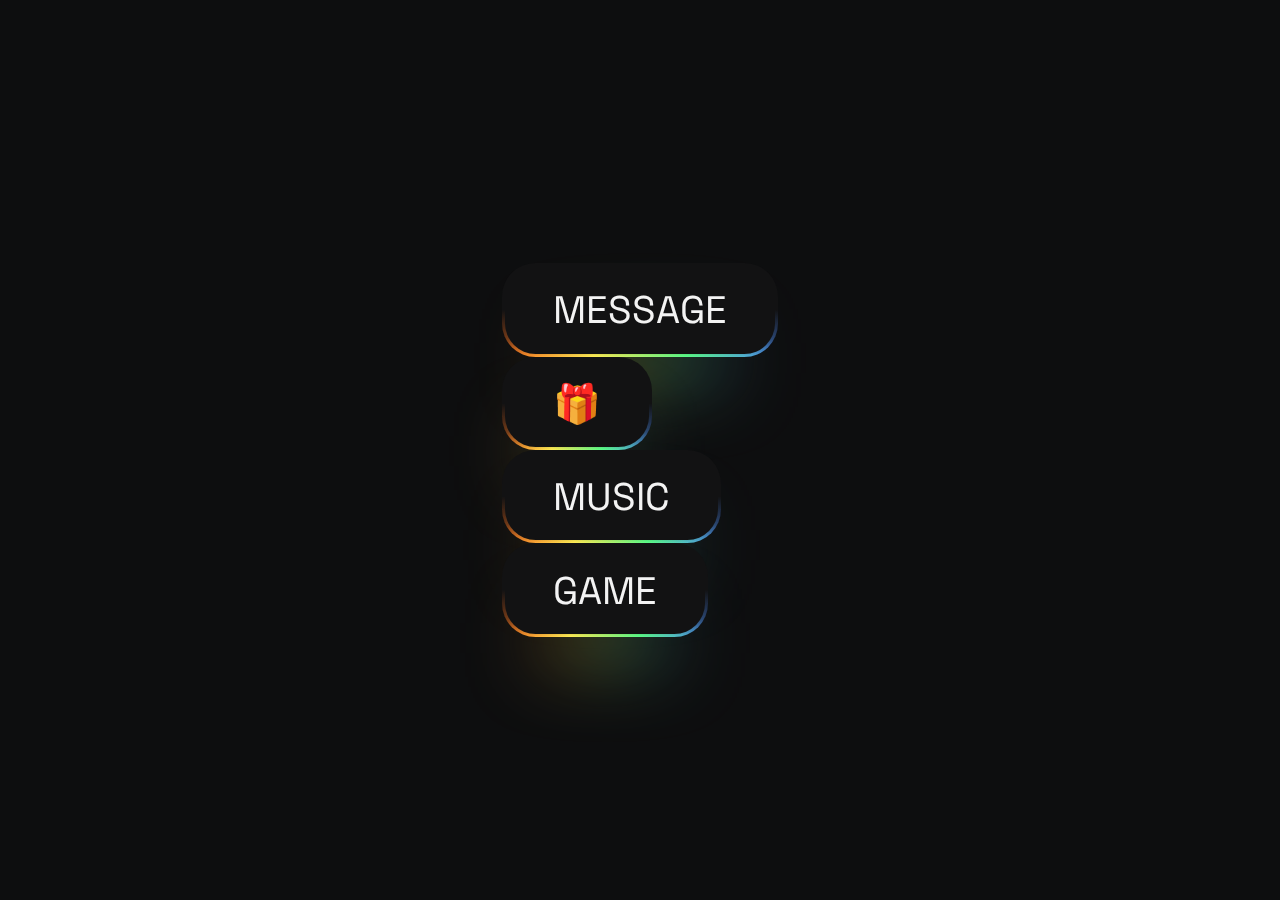
<file: index.html>
<!DOCTYPE html>
<html lang="id">
<head>
  <meta charset="UTF-8" />
  <meta name="viewport" content="width=device-width, initial-scale=1.0"/>
  <title>Menu Utama</title>
  <link rel="stylesheet" href="style.css" />
</head>
<body>
  <div class="menu">
    <button class="btn blue" onclick="location.href='message.html'">MESSAGE</button>
    <button class="btn red" onclick="location.href='gallery.html'">🎁</button>
    <button class="btn purple" onclick="location.href='music/index.html'">MUSIC</button>
    <button class="btn green" onclick="location.href='tetris.html'">GAME</button>
  </div>
</body>
</html>
</file>
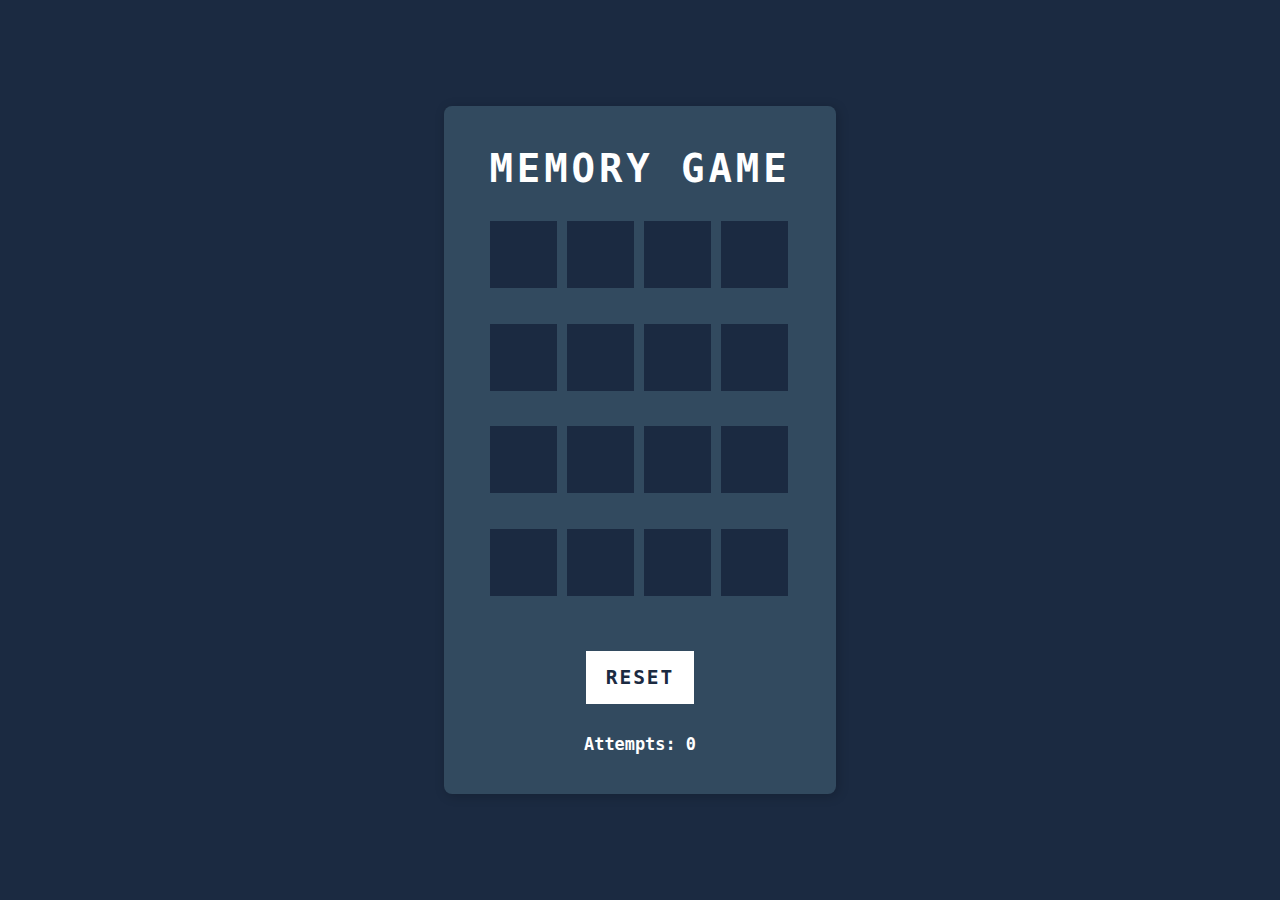
<file: game/hadiah2/index.html>
<html lang="en">
<head>
    <meta charset="UTF-8">
    <meta name="viewport" content="width=device-width, initial-scale=1.0">
    <title>Memory Game</title>
    <link rel="stylesheet" href="main.css">
</head>
<body>

<div class="container">
    <h2>Memory Game</h2>
    <div class="game"></div>
    <button class="reset" onclick="resetGame()">Reset</button>
    <p>Attempts: <span id="attempts">0</span></p>
</div>


<script>
    const emojis = [
        "😋",
        "😋",
        "🤕",
        "🤕",
        "🙃",
        "🙃",
        "😉",
        "😉",
        "😢",
        "😢",
        "😳",
        "😳",
        "🫤",
        "🫤",
        "😆",
        "😆",
    ];
    var attempts = 0;
    var shuf_emojis = emojis.sort(() => (Math.random() > 0.5 ? 2 : -1));
    for (var i = 0; i < emojis.length; i++) {
        let box = document.createElement("div");
        box.className = "item";
        box.innerHTML = shuf_emojis[i];

        box.onclick = function () {
            if (!this.classList.contains("boxOpen")){
                attempts += 1;
                document.getElementById("attempts").innerHTML = attempts;
            }

            this.classList.add("boxOpen");
            setTimeout(function () {
                if (document.querySelectorAll(".boxOpen").length > 1) {
                    if (
                        document.querySelectorAll(".boxOpen")[0].innerHTML ==
                        document.querySelectorAll(".boxOpen")[1].innerHTML
                    ) {
                      document
                        .querySelectorAll(".boxOpen")[0]
                        .classList.add("boxMatch");
                      document
                        .querySelectorAll(".boxOpen")[1]
                        .classList.add("boxMatch");

                      document
                        .querySelectorAll(".boxOpen")[1]
                        .classList.remove("boxOpen");
                      document
                        .querySelectorAll(".boxOpen")[0]
                        .classList.remove("boxOpen");
                      if (
                        document.querySelectorAll(".boxMatch").length ==
                        emojis.length
                      ) {
                        alert("You win!");
                      }
                    } else {
                        document
                        .querySelectorAll(".boxOpen")[1]
                        .classList.remove("boxOpen");
                        document
                        .querySelectorAll(".boxOpen")[0]
                        .classList.remove("boxOpen");
                    }
                }
            }, 500);
        };
        document.querySelector(".game").appendChild(box);
    }

    function resetGame() {
        attempts = 0;
        document.getElementById("attempts").innerText = attempts;
        var shuf_emojis = emojis.sort(() => (Math.random() > 0.5 ? 2 : -1));
        var boxes = document.querySelectorAll(".item");
        boxes.forEach(function (box, index) {
            box.innerHTML = shuf_emojis[index];
            box.classList.remove("boxOpen", "boxMatch");
        });
    }
</script>
</file>
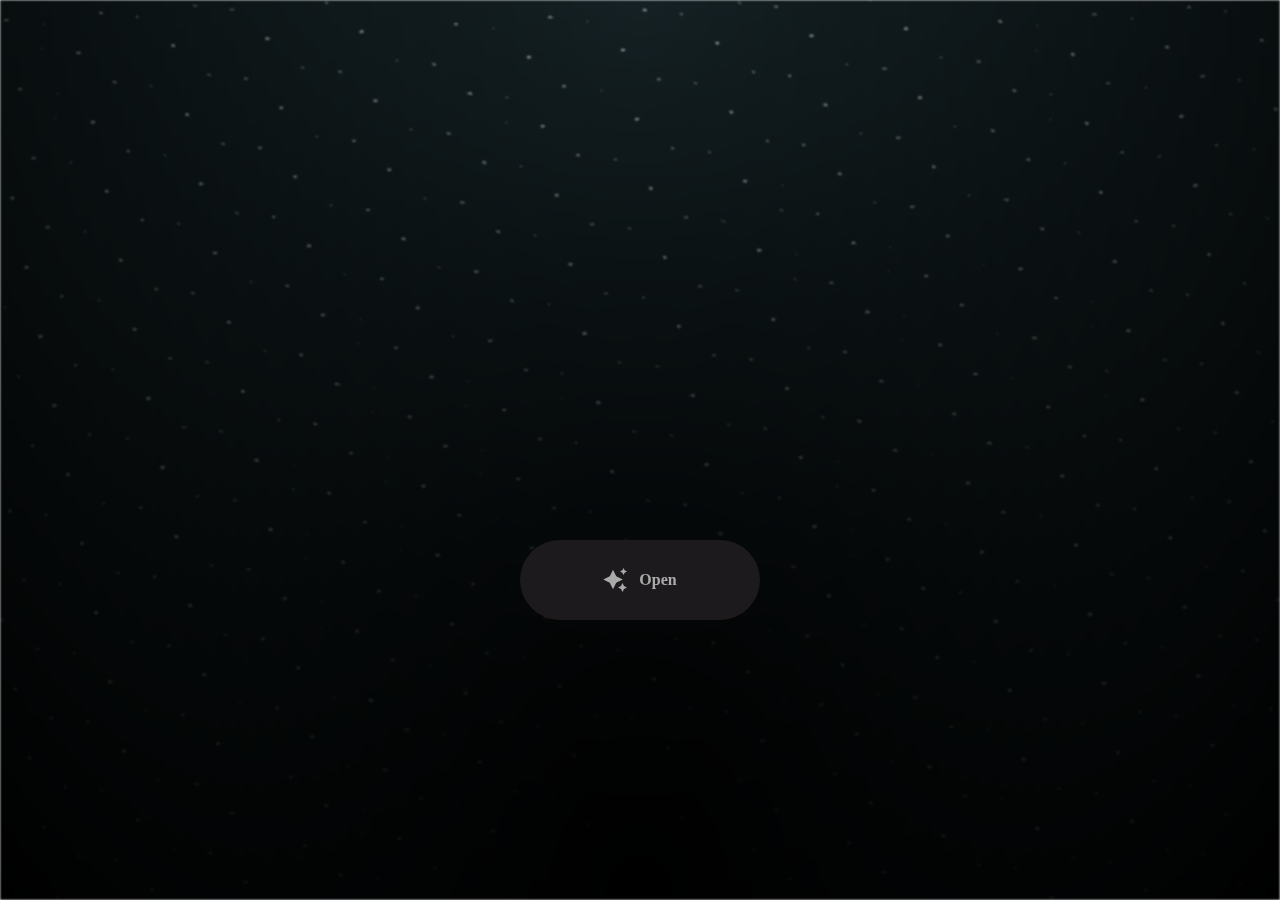
<file: game/hadiah3/index.html>
<html lang="en">

<head>
  <meta charset="UTF-8">
  <meta name="viewport" content="width=device-width, initial-scale=1.0">
  <link rel="shortcut icon" href="images/gift.png" type="image/x-icon">
  <link rel="stylesheet" href="css/index.css">

  <!-- Document Title -->
  <title>FLOWERS FOR SOMEONE</title>
</head>

<body>
  <!-- Background -->
  <div class="night"></div>

  <!-- Title -->
  <h1 class="title"></h1>

  <!-- Button -->
  <div style="position: absolute; top: 60vh; width: 100%; display: flex; justify-content: center;">
    <a href="flower.html" class="btn">
      <svg height="24" width="24" fill="#FFFFFF" viewBox="0 0 24 24" data-name="Layer 1" id="Layer_1" class="sparkle">
        <path
          d="M10,21.236,6.755,14.745.264,11.5,6.755,8.255,10,1.764l3.245,6.491L19.736,11.5l-6.491,3.245ZM18,21l1.5,3L21,21l3-1.5L21,18l-1.5-3L18,18l-3,1.5ZM19.333,4.667,20.5,7l1.167-2.333L24,3.5,21.667,2.333,20.5,0,19.333,2.333,17,3.5Z">
        </path>
      </svg>

      <span class="text">Open</span>
    </a>
  </div>

  <script src="js/index.js"></script>
</body>

</html>
</file>
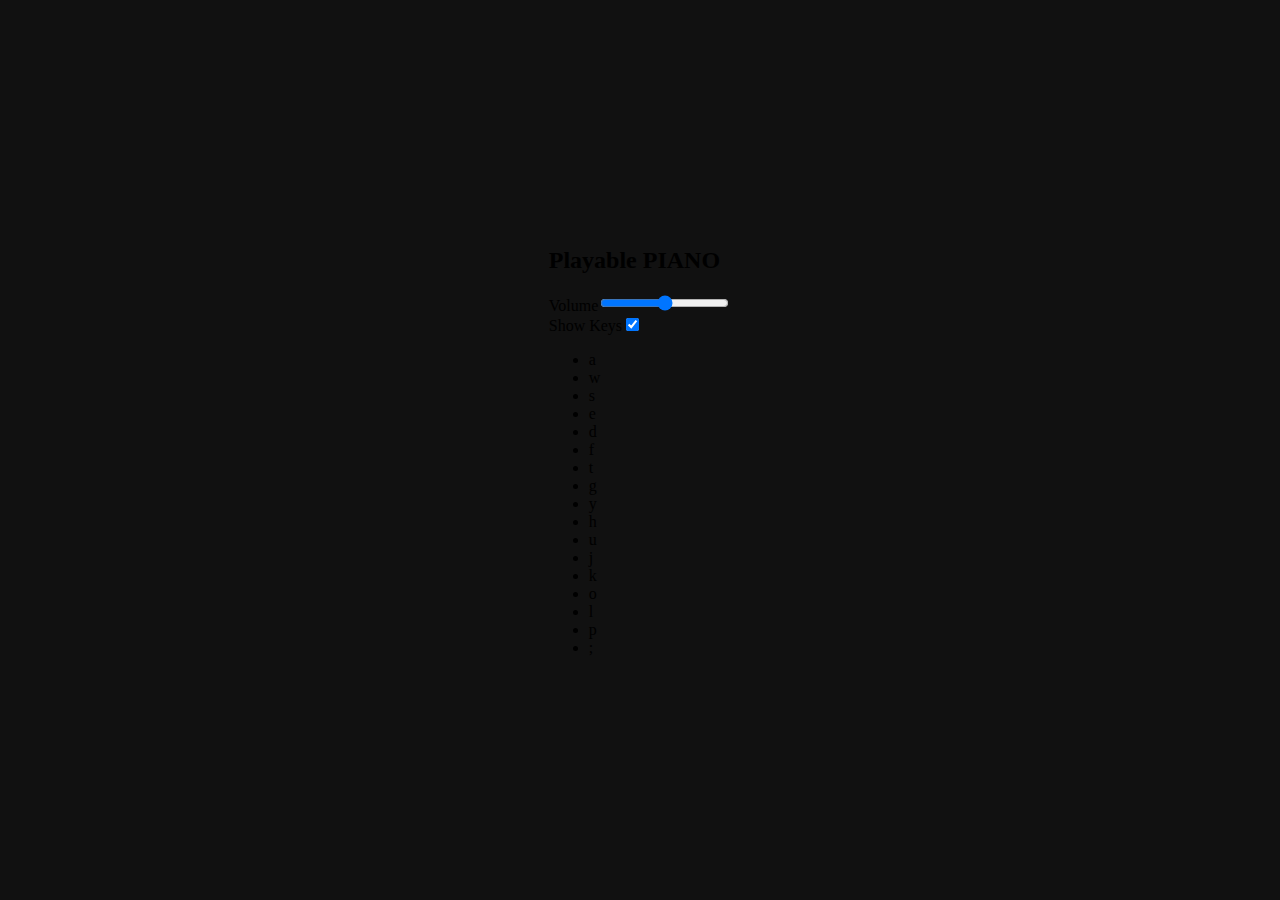
<file: game/hadiah4/index.html>
<!DOCTYPE html>
<html lang="en" dir="ltr">
  <head>
    <meta charset="utf-8" />
    <title>Playable Piano JavaScript | CodingStella</title>
    <link rel="stylesheet" href="style.css" />
    <meta name="viewport" content="width=device-width, initial-scale=1.0" />
    <script src="script.js" defer></script>
  </head>
  <body>
    <div class="wrapper">
      <header>
        <h2>Playable PIANO</h2>
        <div class="column volume-slider">
          <span>Volume</span
          ><input type="range" min="0" max="1" value="0.5" step="any" />
        </div>
        <div class="column keys-checkbox">
          <span>Show Keys</span><input type="checkbox" checked />
        </div>
      </header>
      <ul class="piano-keys">
        <li class="key white" data-key="a"><span>a</span></li>
        <li class="key black" data-key="w"><span>w</span></li>
        <li class="key white" data-key="s"><span>s</span></li>
        <li class="key black" data-key="e"><span>e</span></li>
        <li class="key white" data-key="d"><span>d</span></li>
        <li class="key white" data-key="f"><span>f</span></li>
        <li class="key black" data-key="t"><span>t</span></li>
        <li class="key white" data-key="g"><span>g</span></li>
        <li class="key black" data-key="y"><span>y</span></li>
        <li class="key white" data-key="h"><span>h</span></li>
        <li class="key black" data-key="u"><span>u</span></li>
        <li class="key white" data-key="j"><span>j</span></li>
        <li class="key white" data-key="k"><span>k</span></li>
        <li class="key black" data-key="o"><span>o</span></li>
        <li class="key white" data-key="l"><span>l</span></li>
        <li class="key black" data-key="p"><span>p</span></li>
        <li class="key white" data-key=";"><span>;</span></li>
      </ul>
    </div>
  </body>
</html>
</file>
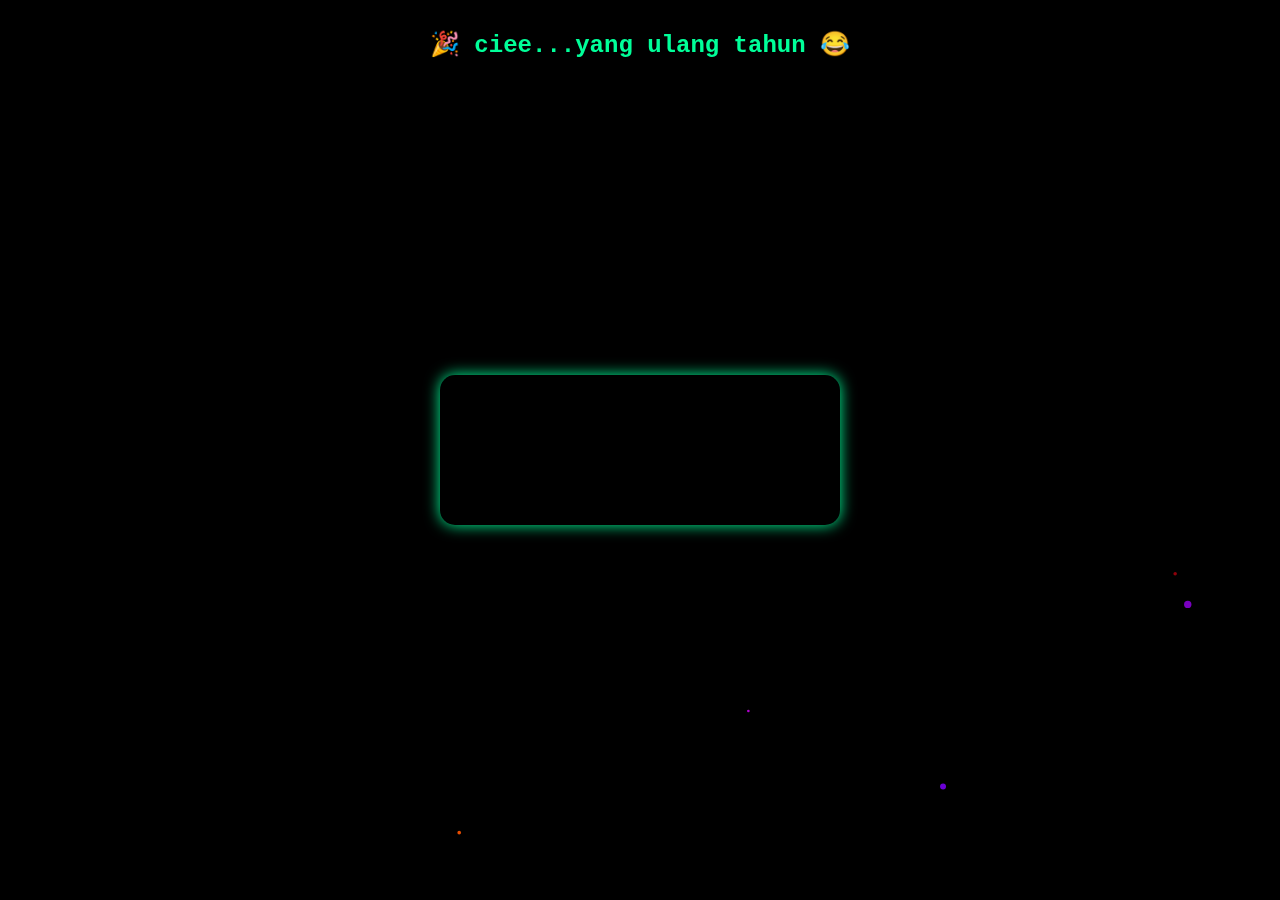
<file: gallery.html>
<!DOCTYPE html>
<html lang="id">
<head>
  <meta charset="UTF-8" />
  <meta name="viewport" content="width=device-width, initial-scale=1.0"/>
  <title>Gallery Kamera</title>
  <style>
    body {
      margin: 0;
      background-color: black;
      color: #00ff99;
      font-family: 'Courier New', monospace;
      text-align: center;
      overflow: hidden;
    }
    #fireworks {
      position: fixed;
      top: 0;
      left: 0;
      width: 100vw;
      height: 100vh;
      pointer-events: none;
      z-index: 1;
    }
    #cameraWrapper {
      position: relative;
      z-index: 2;
      display: flex;
      justify-content: center;
      align-items: center;
      height: 100vh;
    }
    #video {
      width: 90%;
      max-width: 400px;
      border-radius: 15px;
      box-shadow: 0 0 15px #00ff99;
      transform: scaleX(-1);
    }
    h2 {
      position: absolute;
      top: 10px;
      width: 100%;
      z-index: 3;
      font-size: 1.5rem;
    }
  </style>
</head>
<body>
  <canvas id="fireworks"></canvas>
  <h2>🎉 ciee...yang ulang tahun 😂</h2>
  <div id="cameraWrapper">
    <video id="video" autoplay playsinline muted></video>
  </div>

  <script>
    // Kamera
    const video = document.getElementById("video");
    navigator.mediaDevices.getUserMedia({
      video: { facingMode: "user" },
      audio: false
    }).then(stream => {
      video.srcObject = stream;
    }).catch(err => {
      alert("Gagal mengakses kamera 😢");
      console.error(err);
    });

    // Fireworks
    const canvas = document.getElementById("fireworks");
    const ctx = canvas.getContext("2d");
    let fireworks = [];

    function resizeCanvas() {
      canvas.width = window.innerWidth;
      canvas.height = window.innerHeight;
    }
    window.addEventListener("resize", resizeCanvas);
    resizeCanvas();

    function Firework() {
      this.x = Math.random() * canvas.width;
      this.y = canvas.height;
      this.radius = Math.random() * 3 + 1;
      this.color = "hsl(" + Math.floor(Math.random() * 360) + ", 100%, 50%)";
      this.vx = Math.random() * 6 - 3;
      this.vy = Math.random() * -7 - 5;
      this.alpha = 1;
      this.update = function () {
        this.x += this.vx;
        this.y += this.vy;
        this.alpha -= 0.01;
      };
      this.draw = function () {
        ctx.globalAlpha = this.alpha;
        ctx.beginPath();
        ctx.arc(this.x, this.y, this.radius, 0, Math.PI * 2);
        ctx.fillStyle = this.color;
        ctx.fill();
        ctx.globalAlpha = 1;
      };
    }

    function animate() {
      ctx.clearRect(0, 0, canvas.width, canvas.height);
      if (Math.random() < 0.1) fireworks.push(new Firework());
      fireworks = fireworks.filter(f => f.alpha > 0);
      fireworks.forEach(f => {
        f.update();
        f.draw();
      });
      requestAnimationFrame(animate);
    }

    animate();
  </script>
</body>
</html>
</file>
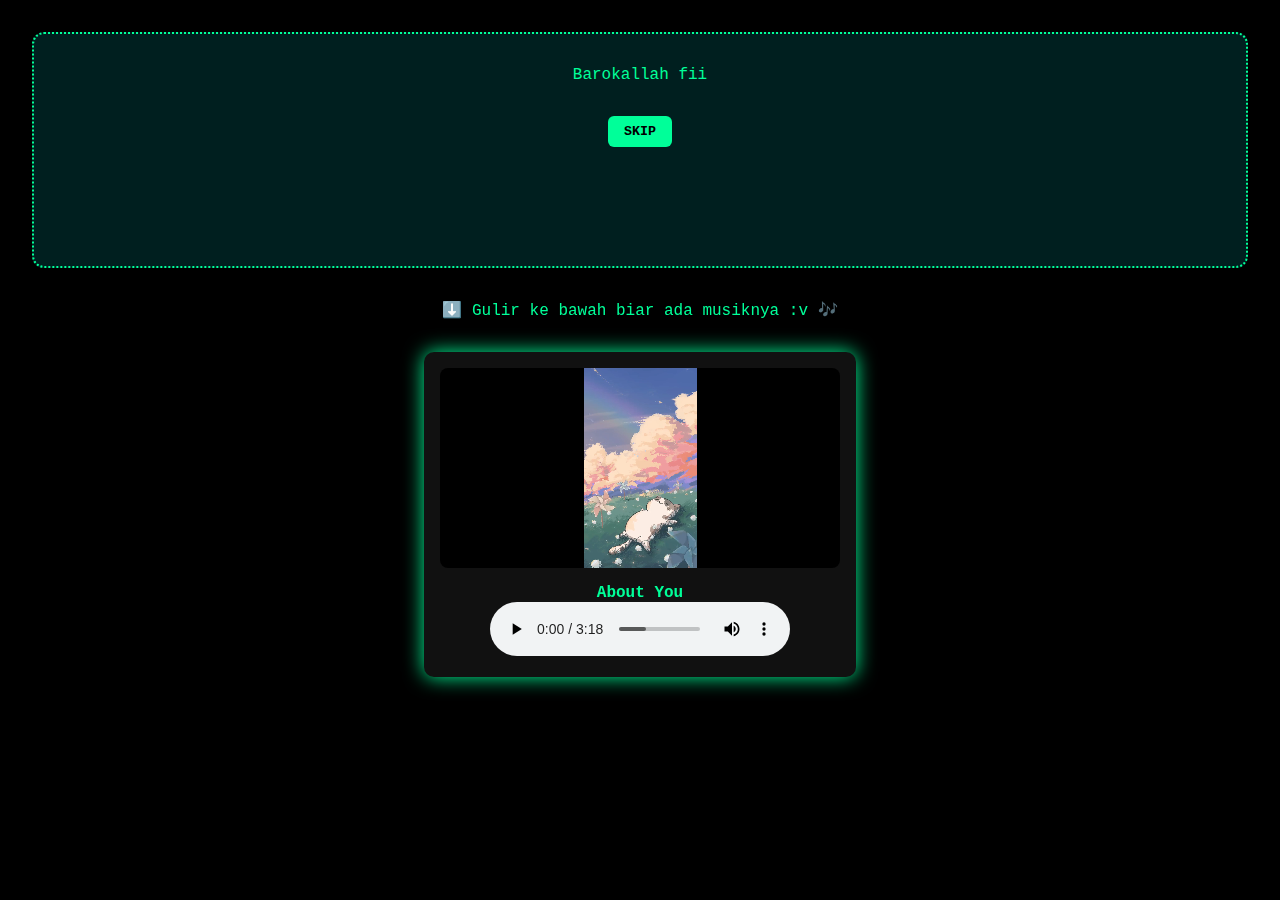
<file: message.html>
<!DOCTYPE html>
<html lang="id">
<head>
  <meta charset="UTF-8" />
  <meta name="viewport" content="width=device-width, initial-scale=1.0"/>
  <title>Ucapan Ulang Tahun</title>
  <style>
    body {
      margin: 0;
      font-family: 'Courier New', monospace;
      background-color: black;
      color: #00ff99;
      overflow-x: hidden;
      text-align: center;
    }

    .message-box {
      border: 2px dotted #00ff99;
      padding: 1rem;
      background-color: #001f1f;
      border-radius: 12px;
      margin: 2rem;
      min-height: 200px;
      position: relative;
    }

    .scroll-hint {
      margin-top: 1rem;
      font-size: 1rem;
    }

    .audio-player {
      border-radius: 10px;
      padding: 1rem;
      background-color: #111;
      box-shadow: 0 0 20px #00ff99;
      width: 90%;
      max-width: 400px;
      margin: 2rem auto;
    }

    .cover {
      width: 100%;
      max-height: 200px;
      object-fit: contain;
      background-color: black;
      border-radius: 8px;
      margin-bottom: 1rem;
      display: block;
    }

    #skip-btn {
      margin-top: 1rem;
      padding: 0.5rem 1rem;
      background-color: #00ff99;
      color: black;
      font-weight: bold;
      border: none;
      border-radius: 6px;
      cursor: pointer;
      font-family: inherit;
    }
  </style>
</head>
<body>

  <!-- Pesan Ulang Tahun -->
  <div class="message-box" id="message-box">
    <p id="typed-message"></p>
    <button id="skip-btn">SKIP</button>
  </div>

  <!-- Info Musik -->
  <div class="scroll-hint">⬇️ Gulir ke bawah biar ada musiknya :v 🎶</div>

  <!-- Video Cover + Audio Player -->
  <div class="audio-player">
    <video class="cover" autoplay muted loop playsinline>
      <source src="cover.mp4" type="video/mp4">
      Browsermu tidak mendukung video.
    </video>

    <div><strong>About You</strong></div>

    <audio controls>
      <source src="bergema sampai selamanya.mp3" type="audio/mpeg">
      Browsermu tidak mendukung pemutar audio.
    </audio>
  </div>

  <script>
    const text = `Barokallah fii umrik ya zah..zizah 🙏😂

17 agustus ini bukan cuma hari kemerdekaan negara ygy wkwk
tapi juga hari lahir org yg luar biasa..asekk 😂 apasi bahasanya..
spesial limited gasi wkwk

Semoga Allah tambahin berkah umurnya.. diluaskan dan dicukupkan rezekinya..
ditenangkan pikirannya.. dibahagiakan hatinya..
Allah kabulkan semua doanya.. semua hajatnya.. dimudahkan semua urusannya..

Semoga makin mutqin hafalanya.. tambah istiqomah murojaahnya
wkwk eh iya pas itu barusan gelondong ya kan? khatam bu mudah,
aku liat status bpk lah kok wkwk batiba khataman..

Emang beda si bro satu ini.. semoga nular dah ya Allah aamiin 😭
Semoga ilmunya tambah manfaat barokah..
Semoga hmm apalagi ya 😂 ya semoga tambah kuat jadi diri sendiri wkwk..
diluaskan sabarnya..

Emng idup tu kan ga selalu hmm bisa dijelasin gitu kan,
ga semua yg kita pendem bisa dijelasin ke org lain..
apasi ini dah dah gitu aja wkwk,
ini klok ditulis semua ga cukup kyknya 🙏😂

Pokonya semoga semuanya baik² aja lah ya.. trus sehat sehat dah aamiin.. 🤲`;

    const messageElem = document.getElementById("typed-message");
    const skipBtn = document.getElementById("skip-btn");

    let index = 0;
    let speed = 50;
    let isSkipping = false;

    function typeText() {
      if (index < text.length && !isSkipping) {
        messageElem.innerHTML += text.charAt(index);
        index++;
        setTimeout(typeText, speed);
      } else if (isSkipping) {
        messageElem.innerHTML = text.replace(/\n/g, "<br>");
      }
    }

    skipBtn.addEventListener("click", () => {
      isSkipping = true;
      messageElem.innerHTML = text.replace(/\n/g, "<br>");
    });

    typeText();
  </script>
</body>
</html>
</file>
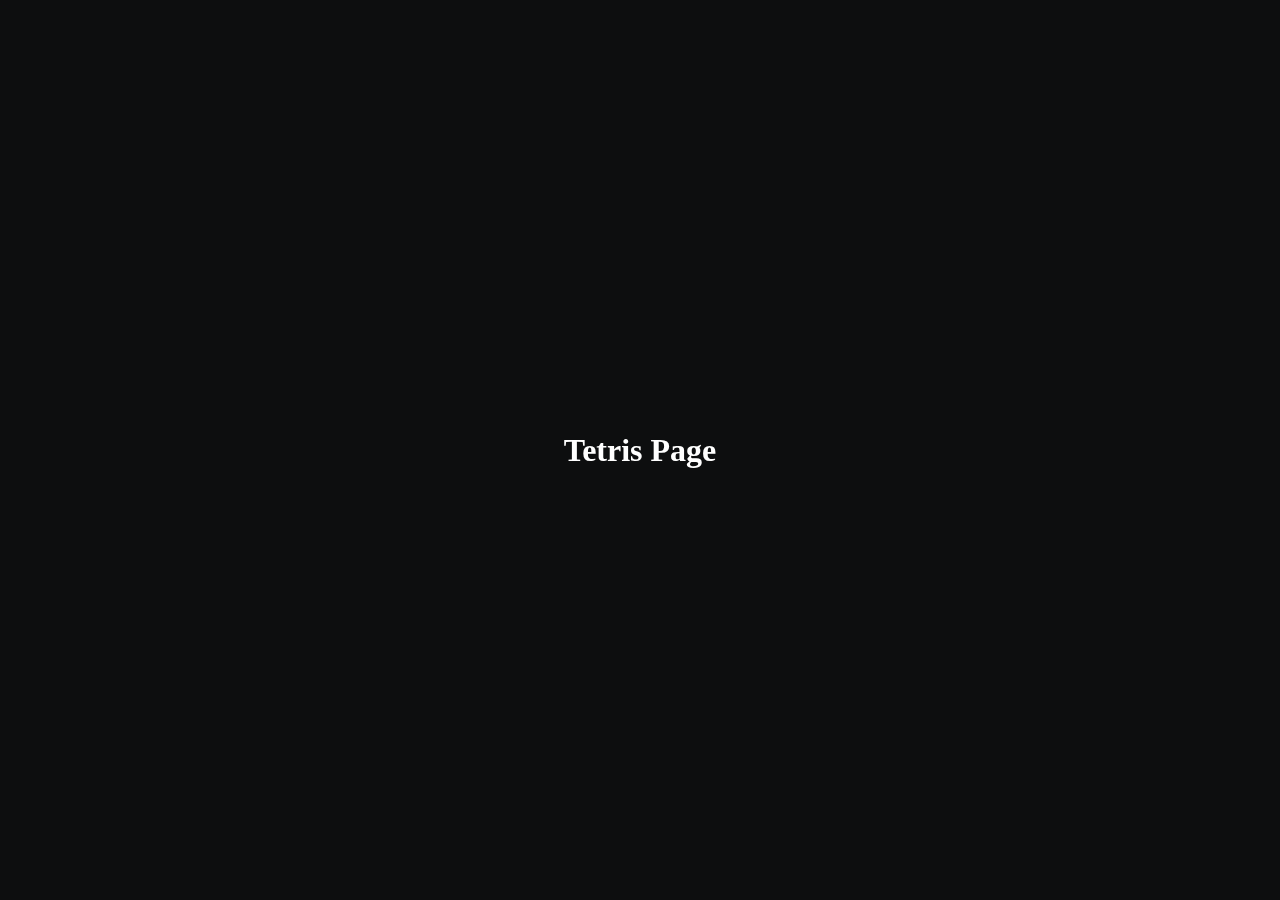
<file: tetris.html>
<!DOCTYPE html>
<html lang="id">
<head>
  <meta charset="UTF-8" />
  <meta name="viewport" content="width=device-width, initial-scale=1.0"/>
  <title>Tetris</title>
  <link rel="stylesheet" href="style.css" />
</head>
<body>
  <div class="menu">
    <h1 style='color:white;'>Tetris Page</h1>
  </div>
</body>
</html>
</file>
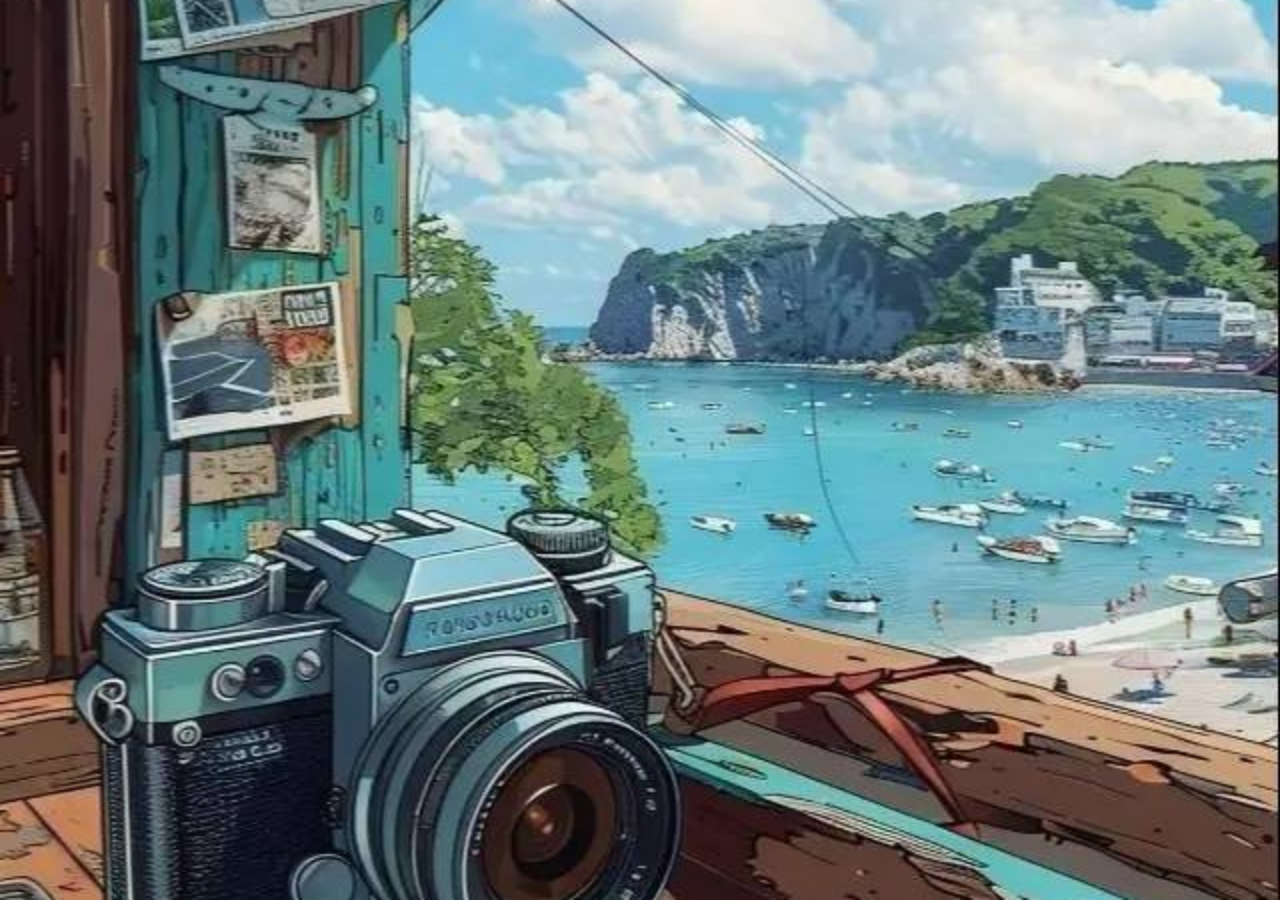
<file: game/hadiah1/hadiah1.html>
<!DOCTYPE html>
<html lang="en">
<head>
  <meta charset="UTF-8" />
  <meta name="viewport" content="width=device-width, initial-scale=1.0"/>
  <title>Hadiah 1</title>
  <link rel="stylesheet" href="style.css" />
</head>
<body>
  <div class="carousel-container">
    <div class="carousel">
      <img src="img1.jpeg" alt="Foto 1" />
      <img src="img2.jpeg" alt="Foto 2" />
      <img src="img3.jpeg" alt="Foto 3" />
    </div>
  </div>

  <script src="script.js"></script>
</body>
</html>
</file>
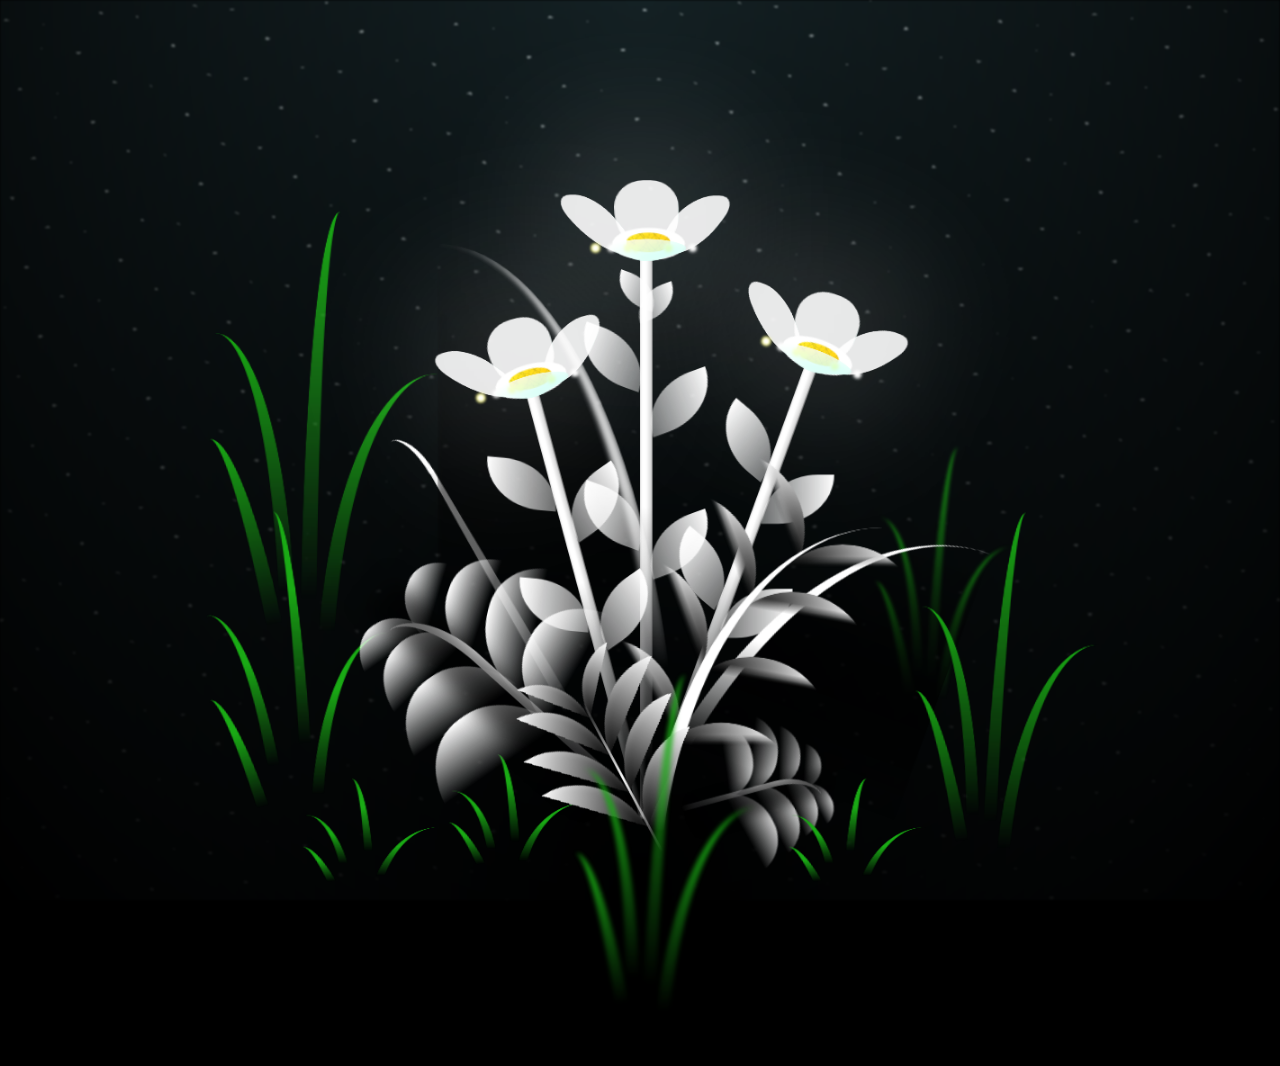
<file: game/hadiah3/flower.html>
<!DOCTYPE html>
<html lang="en">

<head>
  <meta charset="UTF-8">
  <meta http-equiv="X-UA-Compatible" content="IE=edge">
  <meta name="viewport" content="width=device-width, initial-scale=1.0">
  <link rel="shortcut icon" href="images/gift.png" type="image/x-icon">
  <link rel="stylesheet" href="css/style.css">

  <!-- Document Title -->
  <title>FLOWERS</title>
</head>

<body class="not-loaded">
  <!-- Background -->
  <div class="night"></div>

  <!-- Flower -->
  <div class="flowers">
    <div class="flower flower--1">
      <div class="flower__leafs flower__leafs--1">
        <div class="flower__leaf flower__leaf--1"></div>
        <div class="flower__leaf flower__leaf--2"></div>
        <div class="flower__leaf flower__leaf--3"></div>
        <div class="flower__leaf flower__leaf--4"></div>
        <div class="flower__white-circle"></div>

        <div class="flower__light flower__light--1"></div>
        <div class="flower__light flower__light--2"></div>
        <div class="flower__light flower__light--3"></div>
        <div class="flower__light flower__light--4"></div>
        <div class="flower__light flower__light--5"></div>
        <div class="flower__light flower__light--6"></div>
        <div class="flower__light flower__light--7"></div>
        <div class="flower__light flower__light--8"></div>

      </div>
      <div class="flower__line">
        <div class="flower__line__leaf flower__line__leaf--1"></div>
        <div class="flower__line__leaf flower__line__leaf--2"></div>
        <div class="flower__line__leaf flower__line__leaf--3"></div>
        <div class="flower__line__leaf flower__line__leaf--4"></div>
        <div class="flower__line__leaf flower__line__leaf--5"></div>
        <div class="flower__line__leaf flower__line__leaf--6"></div>
      </div>
    </div>

    <div class="flower flower--2">
      <div class="flower__leafs flower__leafs--2">
        <div class="flower__leaf flower__leaf--1"></div>
        <div class="flower__leaf flower__leaf--2"></div>
        <div class="flower__leaf flower__leaf--3"></div>
        <div class="flower__leaf flower__leaf--4"></div>
        <div class="flower__white-circle"></div>

        <div class="flower__light flower__light--1"></div>
        <div class="flower__light flower__light--2"></div>
        <div class="flower__light flower__light--3"></div>
        <div class="flower__light flower__light--4"></div>
        <div class="flower__light flower__light--5"></div>
        <div class="flower__light flower__light--6"></div>
        <div class="flower__light flower__light--7"></div>
        <div class="flower__light flower__light--8"></div>

      </div>
      <div class="flower__line">
        <div class="flower__line__leaf flower__line__leaf--1"></div>
        <div class="flower__line__leaf flower__line__leaf--2"></div>
        <div class="flower__line__leaf flower__line__leaf--3"></div>
        <div class="flower__line__leaf flower__line__leaf--4"></div>
      </div>
    </div>

    <div class="flower flower--3">
      <div class="flower__leafs flower__leafs--3">
        <div class="flower__leaf flower__leaf--1"></div>
        <div class="flower__leaf flower__leaf--2"></div>
        <div class="flower__leaf flower__leaf--3"></div>
        <div class="flower__leaf flower__leaf--4"></div>
        <div class="flower__white-circle"></div>

        <div class="flower__light flower__light--1"></div>
        <div class="flower__light flower__light--2"></div>
        <div class="flower__light flower__light--3"></div>
        <div class="flower__light flower__light--4"></div>
        <div class="flower__light flower__light--5"></div>
        <div class="flower__light flower__light--6"></div>
        <div class="flower__light flower__light--7"></div>
        <div class="flower__light flower__light--8"></div>

      </div>
      <div class="flower__line">
        <div class="flower__line__leaf flower__line__leaf--1"></div>
        <div class="flower__line__leaf flower__line__leaf--2"></div>
        <div class="flower__line__leaf flower__line__leaf--3"></div>
        <div class="flower__line__leaf flower__line__leaf--4"></div>
      </div>
    </div>

    <div class="grow-ans" style="--d:1.2s">
      <div class="flower__g-long">
        <div class="flower__g-long__top"></div>
        <div class="flower__g-long__bottom"></div>
      </div>
    </div>

    <div class="growing-grass">
      <div class="flower__grass flower__grass--1">
        <div class="flower__grass--top"></div>
        <div class="flower__grass--bottom"></div>
        <div class="flower__grass__leaf flower__grass__leaf--1"></div>
        <div class="flower__grass__leaf flower__grass__leaf--2"></div>
        <div class="flower__grass__leaf flower__grass__leaf--3"></div>
        <div class="flower__grass__leaf flower__grass__leaf--4"></div>
        <div class="flower__grass__leaf flower__grass__leaf--5"></div>
        <div class="flower__grass__leaf flower__grass__leaf--6"></div>
        <div class="flower__grass__leaf flower__grass__leaf--7"></div>
        <div class="flower__grass__leaf flower__grass__leaf--8"></div>
        <div class="flower__grass__overlay"></div>
      </div>
    </div>

    <div class="growing-grass">
      <div class="flower__grass flower__grass--2">
        <div class="flower__grass--top"></div>
        <div class="flower__grass--bottom"></div>
        <div class="flower__grass__leaf flower__grass__leaf--1"></div>
        <div class="flower__grass__leaf flower__grass__leaf--2"></div>
        <div class="flower__grass__leaf flower__grass__leaf--3"></div>
        <div class="flower__grass__leaf flower__grass__leaf--4"></div>
        <div class="flower__grass__leaf flower__grass__leaf--5"></div>
        <div class="flower__grass__leaf flower__grass__leaf--6"></div>
        <div class="flower__grass__leaf flower__grass__leaf--7"></div>
        <div class="flower__grass__leaf flower__grass__leaf--8"></div>
        <div class="flower__grass__overlay"></div>
      </div>
    </div>

    <div class="grow-ans" style="--d:2.4s">
      <div class="flower__g-right flower__g-right--1">
        <div class="leaf"></div>
      </div>
    </div>

    <div class="grow-ans" style="--d:2.8s">
      <div class="flower__g-right flower__g-right--2">
        <div class="leaf"></div>
      </div>
    </div>

    <div class="grow-ans" style="--d:2.8s">
      <div class="flower__g-front">
        <div class="flower__g-front__leaf-wrapper flower__g-front__leaf-wrapper--1">
          <div class="flower__g-front__leaf"></div>
        </div>
        <div class="flower__g-front__leaf-wrapper flower__g-front__leaf-wrapper--2">
          <div class="flower__g-front__leaf"></div>
        </div>
        <div class="flower__g-front__leaf-wrapper flower__g-front__leaf-wrapper--3">
          <div class="flower__g-front__leaf"></div>
        </div>
        <div class="flower__g-front__leaf-wrapper flower__g-front__leaf-wrapper--4">
          <div class="flower__g-front__leaf"></div>
        </div>
        <div class="flower__g-front__leaf-wrapper flower__g-front__leaf-wrapper--5">
          <div class="flower__g-front__leaf"></div>
        </div>
        <div class="flower__g-front__leaf-wrapper flower__g-front__leaf-wrapper--6">
          <div class="flower__g-front__leaf"></div>
        </div>
        <div class="flower__g-front__leaf-wrapper flower__g-front__leaf-wrapper--7">
          <div class="flower__g-front__leaf"></div>
        </div>
        <div class="flower__g-front__leaf-wrapper flower__g-front__leaf-wrapper--8">
          <div class="flower__g-front__leaf"></div>
        </div>
        <div class="flower__g-front__line"></div>
      </div>
    </div>

    <div class="grow-ans" style="--d:3.2s">
      <div class="flower__g-fr">
        <div class="leaf"></div>
        <div class="flower__g-fr__leaf flower__g-fr__leaf--1"></div>
        <div class="flower__g-fr__leaf flower__g-fr__leaf--2"></div>
        <div class="flower__g-fr__leaf flower__g-fr__leaf--3"></div>
        <div class="flower__g-fr__leaf flower__g-fr__leaf--4"></div>
        <div class="flower__g-fr__leaf flower__g-fr__leaf--5"></div>
        <div class="flower__g-fr__leaf flower__g-fr__leaf--6"></div>
        <div class="flower__g-fr__leaf flower__g-fr__leaf--7"></div>
        <div class="flower__g-fr__leaf flower__g-fr__leaf--8"></div>
      </div>
    </div>

    <div class="long-g long-g--0">
      <div class="grow-ans" style="--d:3s">
        <div class="leaf leaf--0"></div>
      </div>
      <div class="grow-ans" style="--d:2.2s">
        <div class="leaf leaf--1"></div>
      </div>
      <div class="grow-ans" style="--d:3.4s">
        <div class="leaf leaf--2"></div>
      </div>
      <div class="grow-ans" style="--d:3.6s">
        <div class="leaf leaf--3"></div>
      </div>
    </div>

    <div class="long-g long-g--1">
      <div class="grow-ans" style="--d:3.6s">
        <div class="leaf leaf--0"></div>
      </div>
      <div class="grow-ans" style="--d:3.8s">
        <div class="leaf leaf--1"></div>
      </div>
      <div class="grow-ans" style="--d:4s">
        <div class="leaf leaf--2"></div>
      </div>
      <div class="grow-ans" style="--d:4.2s">
        <div class="leaf leaf--3"></div>
      </div>
    </div>

    <div class="long-g long-g--2">
      <div class="grow-ans" style="--d:4s">
        <div class="leaf leaf--0"></div>
      </div>
      <div class="grow-ans" style="--d:4.2s">
        <div class="leaf leaf--1"></div>
      </div>
      <div class="grow-ans" style="--d:4.4s">
        <div class="leaf leaf--2"></div>
      </div>
      <div class="grow-ans" style="--d:4.6s">
        <div class="leaf leaf--3"></div>
      </div>
    </div>

    <div class="long-g long-g--3">
      <div class="grow-ans" style="--d:4s">
        <div class="leaf leaf--0"></div>
      </div>
      <div class="grow-ans" style="--d:4.2s">
        <div class="leaf leaf--1"></div>
      </div>
      <div class="grow-ans" style="--d:3s">
        <div class="leaf leaf--2"></div>
      </div>
      <div class="grow-ans" style="--d:3.6s">
        <div class="leaf leaf--3"></div>
      </div>
    </div>

    <div class="long-g long-g--4">
      <div class="grow-ans" style="--d:4s">
        <div class="leaf leaf--0"></div>
      </div>
      <div class="grow-ans" style="--d:4.2s">
        <div class="leaf leaf--1"></div>
      </div>
      <div class="grow-ans" style="--d:3s">
        <div class="leaf leaf--2"></div>
      </div>
      <div class="grow-ans" style="--d:3.6s">
        <div class="leaf leaf--3"></div>
      </div>
    </div>

    <div class="long-g long-g--5">
      <div class="grow-ans" style="--d:4s">
        <div class="leaf leaf--0"></div>
      </div>
      <div class="grow-ans" style="--d:4.2s">
        <div class="leaf leaf--1"></div>
      </div>
      <div class="grow-ans" style="--d:3s">
        <div class="leaf leaf--2"></div>
      </div>
      <div class="grow-ans" style="--d:3.6s">
        <div class="leaf leaf--3"></div>
      </div>
    </div>

    <div class="long-g long-g--6">
      <div class="grow-ans" style="--d:4.2s">
        <div class="leaf leaf--0"></div>
      </div>
      <div class="grow-ans" style="--d:4.4s">
        <div class="leaf leaf--1"></div>
      </div>
      <div class="grow-ans" style="--d:4.6s">
        <div class="leaf leaf--2"></div>
      </div>
      <div class="grow-ans" style="--d:4.8s">
        <div class="leaf leaf--3"></div>
      </div>
    </div>

    <div class="long-g long-g--7">
      <div class="grow-ans" style="--d:3s">
        <div class="leaf leaf--0"></div>
      </div>
      <div class="grow-ans" style="--d:3.2s">
        <div class="leaf leaf--1"></div>
      </div>
      <div class="grow-ans" style="--d:3.5s">
        <div class="leaf leaf--2"></div>
      </div>
      <div class="grow-ans" style="--d:3.6s">
        <div class="leaf leaf--3"></div>
      </div>
    </div>
  </div>

  <!-- Title -->
  <h1 class="title"><span id="title"></span></h1>
</body>

</html>

<!-- Import Javascript -->
<script src="js/main.js"></script>
</file>
<file: style.css>
@import url("https://fonts.googleapis.com/css?family=Space%20Grotesk:700|Space%20Grotesk:400");

:root {
  --m: 3rem;
  --red: #ff6565;
  --pink: #ff64f9;
  --purple: #6b5fff;
  --blue: #4d8aff;
  --green: #5bff89;
  --yellow: #ffee55;
  --orange: #ff6d1b;
}

/* Body tetap ada fallback warna kalau video gagal load */
body {
  background-color: #141516;
  display: flex;
  justify-content: center;
  align-items: center;
  height: 100vh;
  margin: 0;
  overflow: hidden; /* biar gak ada scroll */
}

/* ===== VIDEO BACKGROUND ===== */
#bg-video {
  position: fixed;
  top: 0;
  left: 0;
  width: 100%;
  height: 100%;
  object-fit: cover; /* full cover layar */
  z-index: -2; /* di belakang overlay & tombol */
}

/* OPTIONAL: overlay gelap tipis biar tombol tetap kontras */
body::before {
  content: "";
  position: fixed;
  top: 0;
  left: 0;
  width: 100%;
  height: 100%;
  background: rgba(0, 0, 0, 0.3); /* gelap 30% */
  z-index: -1;
}

.button-container {
  display: flex;
  flex-wrap: wrap;
  gap: 1.2rem;
  justify-content: center;
  position: relative;
  z-index: 1; /* pastikan tombol di atas video & overlay */
}

button {
  border: calc(0.08 * var(--m)) solid transparent;
  position: relative;
  color: #f3f3f3;
  font-family: "Space Grotesk", sans-serif;
  font-size: calc(0.8 * var(--m));
  border-radius: calc(0.7 * var(--m));
  padding: calc(0.4 * var(--m)) calc(1 * var(--m));
  display: flex;
  justify-content: center;
  align-items: center;
  cursor: pointer;

  background: linear-gradient(#121213, #121213),
    linear-gradient(#121213 50%, rgba(18, 18, 19, 0.6) 80%, rgba(18, 18, 19, 0)),
    linear-gradient(
      90deg,
      var(--orange),
      var(--yellow),
      var(--green),
      var(--blue),
      var(--purple),
      var(--pink),
      var(--red)
    );
  background-origin: border-box;
  background-clip: padding-box, border-box, border-box;
  background-size: 200%;
  animation: animate 2s infinite linear;
}

button::before {
  content: "";
  background: linear-gradient(
    90deg,
    var(--orange),
    var(--yellow),
    var(--green),
    var(--blue),
    var(--purple),
    var(--pink),
    var(--red)
  );
  height: 30%;
  width: 60%;
  position: absolute;
  bottom: -20%;
  z-index: -5;
  background-size: 200%;
  animation: animate 2s infinite linear;
  filter: blur(calc(0.8 * var(--m)));
}

button:hover,
button:hover::before {
  animation: animate 0.5s infinite linear;
}

@keyframes animate {
  0% {
    background-position: 0;
  }
  100% {
    background-position: 200%;
  }
}

@media screen and (max-width: 800px) {
  :root {
    --m: 2rem;
  }

  .button-container {
    flex-direction: column;
    gap: 1rem;
  }

  button {
    width: 80vw;
    justify-content: center;
  }
}
</file>
<file: game/hadiah2/main.css>
* {
    margin: 0;
    padding: 0;
    box-sizing: border-box;
    font-family: monospace;
}
body {
    display: flex;
    justify-content: center;
    align-items: center;
    height: 100vh;
    background-color: #1B2A41;
}
.container {
    position: relative;
    display: flex;
    justify-content: center;
    align-items: center;
    flex-direction: column;
    gap: 30px;
    background: #324A5F;
    padding: 40px 45px;
    border-radius: 8px;
    box-shadow: 2px 2px 12px rgba(0, 0, 0, 0.2);
}
h2 {
    font-size: 3em;
    color: #fff;
    text-transform: uppercase;
    letter-spacing: .1em;
}
.reset {
    padding: 15px 20px;
    color: #1B2A41;
    background: #fff;
    border: none;
    font-size: 1.5em;
    letter-spacing: .1em;
    text-transform: uppercase;
    cursor: pointer;
    font-weight: 600;
}
.reset:focus {
    color: #fff;
    background: #1B2A41;
}
.game {
    width: 300px;
    height: 400px;
    display: flex;
    flex-wrap: wrap;
    gap: 10px;
    transform-style: preserve-3d;
    perspective: 500px;
}
.item {
    position: relative;
    width: 67px;
    height: 67px;
    display: flex;
    justify-content: center;
    align-items: center;
    font-size: 3em;
    background: #fff;
    transform: rotateY(180deg);
    transition: .35s;
}
.item.boxOpen {
    transform: rotateY(0deg);
}
.item::after {
    content: '';
    position: absolute;
    inset: 0;
    background: #1B2A41;
    transition: .35s;
    transform: rotateY(0deg);
    backface-visibility: hidden;
}
.boxOpen::after, .boxMatch::after {
    transform: rotateY(180deg);
}
p {
    color: #fff;
    font-size: 1.3em;
    font-weight: 600;
}
</file>
<file: game/hadiah3/css/index.css>
*,
*::after,
*::before {
  padding: 0;
  margin: 0;
  box-sizing: border-box;
}

:root {
  --dark-color: #000;
}

.night {
  position: fixed;
  left: 50%;
  top: 0;
  transform: translateX(-50%);
  width: 100%;
  height: 100%;
  filter: blur(0.1vmin);
  background-image: radial-gradient(ellipse at top, transparent 0%, var(--dark-color)), radial-gradient(ellipse at bottom, var(--dark-color), rgba(145, 233, 255, 0.2)), repeating-linear-gradient(220deg, rgb(0, 0, 0) 0px, rgb(0, 0, 0) 19px, transparent 19px, transparent 22px), repeating-linear-gradient(189deg, rgb(0, 0, 0) 0px, rgb(0, 0, 0) 19px, transparent 19px, transparent 22px), repeating-linear-gradient(148deg, rgb(0, 0, 0) 0px, rgb(0, 0, 0) 19px, transparent 19px, transparent 22px), linear-gradient(90deg, rgb(255, 255, 250), rgb(240, 240, 240));
}

.title {
  position: absolute;
  top: 0;
  left: 0;
  color: white;
  font-family: 'Courier New', Courier, monospace;

  display: flex;
  flex-wrap: wrap;
  justify-content: center;
  align-content: center;
  align-items: center;

  width: 100%;
  height: 100vh;
  text-shadow: 0 0 20px white;
  letter-spacing: 0px;
}

@media (min-width: 500px) {
  .title {
    letter-spacing: 20px;
  }
}

@keyframes typing {
  from {
    opacity: 0;
  }

  to {
    opacity: 1;
  }
}

/* Terapkan animasi dengan delay */
.title span {
  opacity: 0;
  animation: typing 1s ease forwards;
  animation-delay: var(--delay);
}

a {
  text-decoration: none;
}

.btn {
  border: none;
  width: 15em;
  height: 5em;
  border-radius: 3em;
  display: flex;
  justify-content: center;
  align-items: center;
  gap: 12px;
  background: #1C1A1C;
  cursor: pointer;
  transition: all 450ms ease-in-out;
}

.sparkle {
  fill: #AAAAAA;
  transition: all 800ms ease;
}

.text {
  font-weight: 600;
  color: #AAAAAA;
  font-size: medium;
}

.btn:hover {
  background: linear-gradient(0deg, #A47CF3, #683FEA);
  box-shadow: inset 0px 1px 0px 0px rgba(255, 255, 255, 0.4),
    inset 0px -4px 0px 0px rgba(0, 0, 0, 0.2),
    0px 0px 0px 4px rgba(255, 255, 255, 0.2),
    0px 0px 180px 0px #9917FF;
  transform: translateY(-2px);
}

.btn:hover .text {
  color: white;
}

.btn:hover .sparkle {
  fill: white;
  transform: scale(1.2);
}
</file>
<file: game/hadiah4/style.css>
@import url('https://fonts.googleapis.com/css2?family=Bona+Nova+SC:ital,wght@0,400;0,700;1,400&family=Lobster&family=Montserrat:ital,wght@0,100..900;1,100..900&family=Rowdies:wght@300;400;700&family=Satisfy&display=swap');
:root {
    --black: #000; 
    --black2: #111; 
    --black3: #222; 
    --black4: #333; 
}
body {
    margin: 0;
    padding: 0;
    box-sizing: border-box;

    display: flex;
    justify-content: center;
    align-items: center;
    height: 100vh;
    background: url(dandadan2.png);
    background-size: cover;
}
#Btn {
    width: 300px;
    aspect-ratio: 1;
    position: absolute;
    z-index: 10;
    appearance: none;

    &:hover {
        cursor: pointer;
    }
}
main {
    width: 300px;
    aspect-ratio: 1;
    background: url(dandadan3.webp);
    border-radius: 2rem;
    transform-style: preserve-3d;
    perspective: 1000px;
    font-family: "Montserrat", serif;
    text-align: center;
    font-weight: bold;
    color: #fff;
    text-shadow: 2px 2px var(--black);
    box-shadow: 10px 10px var(--black3);

    &::before {
        position: absolute;
        right: 50%;
        bottom: 80%;
        content: "Dandadan Chapter 168";
        padding: 4px;
        background: linear-gradient(to right, maroon, transparent);
        text-transform: uppercase;
    }
    &::after {
        position: absolute;
        bottom: 0;
        left: 25%;
        padding: 0 30px;
        background: linear-gradient(to top, maroon, transparent);
        content: "CLICK HERE";
    }

    div {
        opacity: 0;
        position: absolute;
        z-index: var(--i);
        width: 100%;
        aspect-ratio: 1;
        transition: .3s cubic-bezier(.1, 0.885, 0.92, 2.2);

        &:nth-child(1) {
            transform-origin: top;
            background: var(--black4);
        }
        &:nth-child(2) {
            transform-origin: bottom;
            background: var(--black4);
        }
        &:nth-child(3) {
            transform-origin: left;
            background: var(--black2);
        }
        &:nth-child(4) {
            transform-origin: right;
            background: var(--black2);
        }
        &:nth-child(5) {
            background: url(dandadan.webp);
            background-size: cover;
            transform: translateZ(0px);
}
    }
}
#Btn:checked ~ main div:nth-child(1) {
    opacity: 1;
    transform: translateZ(640px) rotateX(-80deg);
}
#Btn:checked ~ main div:nth-child(2) {
    opacity: 1;
    transform: translateZ(640px) rotateX(80deg);
}
#Btn:checked ~ main div:nth-child(3) {
    opacity: 1;
    transform: translateZ(640px) rotateY(80deg);
}
#Btn:checked ~ main div:nth-child(4) {
    opacity: 1;
    transform: translateZ(640px) rotateY(-80deg);
}
#Btn:checked ~ main div:nth-child(5) {
    opacity: 1;
    transform: translateZ(540px);
}
body:has(:checked) {
    background: var(--black2);
}


figure {
    position: absolute;
    top: 0;
    display: flex;
    align-items: center;
  
    figcaption a {
      color: #242424;
      text-decoration: none;
      margin-left: .5rem;
      font-size: 1.2rem;
  
      &:hover {
        text-decoration: underline;
      }
      &:active {
        font-size: 1rem;
      }
    }
  }
</file>
<file: game/hadiah1/style.css>
body {
  margin: 0;
  padding: 0;
  background: black;
  overflow-x: hidden;
}

.carousel-container {
  width: 100vw;
  height: 100vh;
  overflow: hidden;
  display: flex;
  align-items: center;
  justify-content: center;
}

.carousel {
  display: flex;
  transition: transform 0.3s ease;
  touch-action: pan-y;
}

.carousel img {
  min-width: 100vw;
  height: 100vh;
  object-fit: cover;
}
</file>
<file: game/hadiah3/css/style.css>
*,
*::after,
*::before {
  padding: 0;
  margin: 0;
  box-sizing: border-box;
}

:root {
  --dark-color: #000;
}

.title {
  position: absolute;
  width: 100%;
  text-align: center;
  margin-top: 50px;
  top: 0;
  left: 0;
  color: white;
  font-family: 'Courier New', Courier, monospace;
  font-size: 70px;
  text-shadow: 0px 0px 20px white;
}

body {
  display: flex;
  align-items: flex-end;
  justify-content: center;
  min-height: 100vh;
  background-color: var(--dark-color);
  overflow: hidden;
  perspective: 1000px;
}

.night {
  position: fixed;
  left: 50%;
  top: 0;
  transform: translateX(-50%);
  width: 100%;
  height: 100%;
  filter: blur(0.1vmin);
  background-image: radial-gradient(ellipse at top, transparent 0%, var(--dark-color)), radial-gradient(ellipse at bottom, var(--dark-color), rgba(145, 233, 255, 0.2)), repeating-linear-gradient(220deg, rgb(0, 0, 0) 0px, rgb(0, 0, 0) 19px, transparent 19px, transparent 22px), repeating-linear-gradient(189deg, rgb(0, 0, 0) 0px, rgb(0, 0, 0) 19px, transparent 19px, transparent 22px), repeating-linear-gradient(148deg, rgb(0, 0, 0) 0px, rgb(0, 0, 0) 19px, transparent 19px, transparent 22px), linear-gradient(90deg, rgb(255, 255, 250), rgb(240, 240, 240));
}

.flowers {
  position: relative;
  transform: scale(0.9);
}

.flower {
  position: absolute;
  bottom: 10vmin;
  transform-origin: bottom center;
  z-index: 10;
  --fl-speed: 0.8s;
}

.flower--1 {
  animation: moving-flower-1 4s linear infinite;
}

.flower--1 .flower__line {
  height: 70vmin;
  animation-delay: 0.3s;
}

.flower--1 .flower__line__leaf--1 {
  animation: blooming-leaf-right var(--fl-speed) 1.6s backwards;
}

.flower--1 .flower__line__leaf--2 {
  animation: blooming-leaf-right var(--fl-speed) 1.4s backwards;
}

.flower--1 .flower__line__leaf--3 {
  animation: blooming-leaf-left var(--fl-speed) 1.2s backwards;
}

.flower--1 .flower__line__leaf--4 {
  animation: blooming-leaf-left var(--fl-speed) 1s backwards;
}

.flower--1 .flower__line__leaf--5 {
  animation: blooming-leaf-right var(--fl-speed) 1.8s backwards;
}

.flower--1 .flower__line__leaf--6 {
  animation: blooming-leaf-left var(--fl-speed) 2s backwards;
}

.flower--2 {
  left: 50%;
  transform: rotate(20deg);
  animation: moving-flower-2 4s linear infinite;
}

.flower--2 .flower__line {
  height: 60vmin;
  animation-delay: 0.6s;
}

.flower--2 .flower__line__leaf--1 {
  animation: blooming-leaf-right var(--fl-speed) 1.9s backwards;
}

.flower--2 .flower__line__leaf--2 {
  animation: blooming-leaf-right var(--fl-speed) 1.7s backwards;
}

.flower--2 .flower__line__leaf--3 {
  animation: blooming-leaf-left var(--fl-speed) 1.5s backwards;
}

.flower--2 .flower__line__leaf--4 {
  animation: blooming-leaf-left var(--fl-speed) 1.3s backwards;
}

.flower--3 {
  left: 50%;
  transform: rotate(-15deg);
  animation: moving-flower-3 4s linear infinite;
}

.flower--3 .flower__line {
  animation-delay: 0.9s;
}

.flower--3 .flower__line__leaf--1 {
  animation: blooming-leaf-right var(--fl-speed) 2.5s backwards;
}

.flower--3 .flower__line__leaf--2 {
  animation: blooming-leaf-right var(--fl-speed) 2.3s backwards;
}

.flower--3 .flower__line__leaf--3 {
  animation: blooming-leaf-left var(--fl-speed) 2.1s backwards;
}

.flower--3 .flower__line__leaf--4 {
  animation: blooming-leaf-left var(--fl-speed) 1.9s backwards;
}

.flower__leafs {
  position: relative;
  animation: blooming-flower 2s backwards;
}

.flower__leafs--1 {
  animation-delay: 1.1s;
}

.flower__leafs--2 {
  animation-delay: 1.4s;
}

.flower__leafs--3 {
  animation-delay: 1.7s;
}

.flower__leafs::after {
  content: "";
  position: absolute;
  left: 0;
  top: 0;
  transform: translate(-50%, -100%);
  width: 8vmin;
  height: 8vmin;
  background-color: #fff;
  filter: blur(10vmin);
}

.flower__leaf {
  position: absolute;
  bottom: 0;
  left: 50%;
  width: 8vmin;
  height: 11vmin;
  border-radius: 51% 49% 47% 53%/44% 45% 55% 69%;
  background-color: #a7ffee;
  background-image: linear-gradient(to top, #fff, #fff);
  transform-origin: bottom center;
  opacity: 0.9;
  box-shadow: inset 0 0 2vmin rgba(255, 255, 255, 0.5);
}

.flower__leaf--1 {
  transform: translate(-10%, 1%) rotateY(40deg) rotateX(-50deg);
}

.flower__leaf--2 {
  transform: translate(-50%, -4%) rotateX(40deg);
}

.flower__leaf--3 {
  transform: translate(-90%, 0%) rotateY(45deg) rotateX(50deg);
}

.flower__leaf--4 {
  width: 8vmin;
  height: 8vmin;
  transform-origin: bottom left;
  border-radius: 4vmin 10vmin 4vmin 4vmin;
  transform: translate(0%, 18%) rotateX(70deg) rotate(-43deg);
  background-image: linear-gradient(to top, rgba(255, 2555, 255, 0.4), #fff);
  z-index: 1;
  opacity: 0.8;
  -webkit-transform: translate(0%, 18%) rotateX(70deg) rotate(-43deg);
  -moz-transform: translate(0%, 18%) rotateX(70deg) rotate(-43deg);
  -ms-transform: translate(0%, 18%) rotateX(70deg) rotate(-43deg);
  -o-transform: translate(0%, 18%) rotateX(70deg) rotate(-43deg);
}

.flower__white-circle {
  position: absolute;
  left: -3.5vmin;
  top: -3vmin;
  width: 9vmin;
  height: 4vmin;
  border-radius: 50%;
  background-color: #fff;
}

.flower__white-circle::after {
  content: "";
  position: absolute;
  left: 50%;
  top: 45%;
  transform: translate(-50%, -50%);
  width: 60%;
  height: 60%;
  border-radius: inherit;
  background-image: repeating-linear-gradient(135deg, rgba(0, 0, 0, 0.03) 0px, rgba(0, 0, 0, 0.03) 1px, transparent 1px, transparent 12px), repeating-linear-gradient(45deg, rgba(0, 0, 0, 0.03) 0px, rgba(0, 0, 0, 0.03) 1px, transparent 1px, transparent 12px), repeating-linear-gradient(67.5deg, rgba(0, 0, 0, 0.03) 0px, rgba(0, 0, 0, 0.03) 1px, transparent 1px, transparent 12px), repeating-linear-gradient(135deg, rgba(0, 0, 0, 0.03) 0px, rgba(0, 0, 0, 0.03) 1px, transparent 1px, transparent 12px), repeating-linear-gradient(45deg, rgba(0, 0, 0, 0.03) 0px, rgba(0, 0, 0, 0.03) 1px, transparent 1px, transparent 12px), repeating-linear-gradient(112.5deg, rgba(0, 0, 0, 0.03) 0px, rgba(0, 0, 0, 0.03) 1px, transparent 1px, transparent 12px), repeating-linear-gradient(112.5deg, rgba(0, 0, 0, 0.03) 0px, rgba(0, 0, 0, 0.03) 1px, transparent 1px, transparent 12px), repeating-linear-gradient(45deg, rgba(0, 0, 0, 0.03) 0px, rgba(0, 0, 0, 0.03) 1px, transparent 1px, transparent 12px), repeating-linear-gradient(22.5deg, rgba(0, 0, 0, 0.03) 0px, rgba(0, 0, 0, 0.03) 1px, transparent 1px, transparent 12px), repeating-linear-gradient(45deg, rgba(0, 0, 0, 0.03) 0px, rgba(0, 0, 0, 0.03) 1px, transparent 1px, transparent 12px), repeating-linear-gradient(22.5deg, rgba(0, 0, 0, 0.03) 0px, rgba(0, 0, 0, 0.03) 1px, transparent 1px, transparent 12px), repeating-linear-gradient(135deg, rgba(0, 0, 0, 0.03) 0px, rgba(0, 0, 0, 0.03) 1px, transparent 1px, transparent 12px), repeating-linear-gradient(157.5deg, rgba(0, 0, 0, 0.03) 0px, rgba(0, 0, 0, 0.03) 1px, transparent 1px, transparent 12px), repeating-linear-gradient(67.5deg, rgba(0, 0, 0, 0.03) 0px, rgba(0, 0, 0, 0.03) 1px, transparent 1px, transparent 12px), repeating-linear-gradient(67.5deg, rgba(0, 0, 0, 0.03) 0px, rgba(0, 0, 0, 0.03) 1px, transparent 1px, transparent 12px), linear-gradient(90deg, rgb(255, 235, 18), rgb(255, 206, 0));
}

.flower__line {
  height: 55vmin;
  width: 1.5vmin;
  background-image: linear-gradient(to left, rgba(0, 0, 0, 0.2), transparent, rgba(255, 255, 255, 0.2)), linear-gradient(to top, transparent 10%, #fff, #fff);
  box-shadow: inset 0 0 2px rgba(0, 0, 0, 0.5);
  animation: grow-flower-tree 4s backwards;
}

.flower__line__leaf {
  --w: 7vmin;
  --h: calc(var(--w) + 2vmin);
  position: absolute;
  top: 20%;
  left: 90%;
  width: var(--w);
  height: var(--h);
  border-top-right-radius: var(--h);
  border-bottom-left-radius: var(--h);
  background-image: linear-gradient(to top, rgba(255, 255, 255, 0.4), #fff);
}

.flower__line__leaf--1 {
  transform: rotate(70deg) rotateY(30deg);
}

.flower__line__leaf--2 {
  top: 45%;
  transform: rotate(70deg) rotateY(30deg);
}

.flower__line__leaf--3,
.flower__line__leaf--4,
.flower__line__leaf--6 {
  border-top-right-radius: 0;
  border-bottom-left-radius: 0;
  border-top-left-radius: var(--h);
  border-bottom-right-radius: var(--h);
  left: -460%;
  top: 12%;
  transform: rotate(-70deg) rotateY(30deg);
}

.flower__line__leaf--4 {
  top: 40%;
}

.flower__line__leaf--5 {
  top: 0;
  transform-origin: left;
  transform: rotate(70deg) rotateY(30deg) scale(0.6);
}

.flower__line__leaf--6 {
  top: -2%;
  left: -450%;
  transform-origin: right;
  transform: rotate(-70deg) rotateY(30deg) scale(0.6);
}

.flower__light {
  position: absolute;
  bottom: 0vmin;
  width: 1vmin;
  height: 1vmin;
  background-color: rgb(255, 251, 0);
  border-radius: 50%;
  filter: blur(0.2vmin);
  animation: light-ans 4s linear infinite backwards;
}

.flower__light:nth-child(odd) {
  background-color: #fff;
}

.flower__light--1 {
  left: -2vmin;
  animation-delay: 1s;
}

.flower__light--2 {
  left: 3vmin;
  animation-delay: 0.5s;
}

.flower__light--3 {
  left: -6vmin;
  animation-delay: 0.3s;
}

.flower__light--4 {
  left: 6vmin;
  animation-delay: 0.9s;
}

.flower__light--5 {
  left: -1vmin;
  animation-delay: 1.5s;
}

.flower__light--6 {
  left: -4vmin;
  animation-delay: 3s;
}

.flower__light--7 {
  left: 3vmin;
  animation-delay: 2s;
}

.flower__light--8 {
  left: -6vmin;
  animation-delay: 3.5s;
}

.flower__grass {
  --c: #fff;
  --line-w: 1.5vmin;
  position: absolute;
  bottom: 12vmin;
  left: -7vmin;
  display: flex;
  flex-direction: column;
  align-items: flex-end;
  z-index: 20;
  transform-origin: bottom center;
  transform: rotate(-48deg) rotateY(40deg);
}

.flower__grass--1 {
  animation: moving-grass 2s linear infinite;
}

.flower__grass--2 {
  left: 2vmin;
  bottom: 10vmin;
  transform: scale(0.5) rotate(75deg) rotateX(10deg) rotateY(-200deg);
  opacity: 0.8;
  z-index: 0;
  animation: moving-grass--2 1.5s linear infinite;
}

.flower__grass--top {
  width: 7vmin;
  height: 10vmin;
  border-top-right-radius: 100%;
  border-right: var(--line-w) solid var(--c);
  transform-origin: bottom center;
  transform: rotate(-2deg);
}

.flower__grass--bottom {
  margin-top: -2px;
  width: var(--line-w);
  height: 25vmin;
  background-image: linear-gradient(to top, transparent, var(--c));
}

.flower__grass__leaf {
  --size: 10vmin;
  position: absolute;
  width: calc(var(--size) * 2.1);
  height: var(--size);
  border-top-left-radius: var(--size);
  border-top-right-radius: var(--size);
  background-image: linear-gradient(to top, transparent, transparent 30%, var(--c));
  z-index: 100;
}

.flower__grass__leaf--1 {
  top: -6%;
  left: 30%;
  --size: 6vmin;
  transform: rotate(-20deg);
  animation: growing-grass-ans--1 2s 2.6s backwards;
}

@keyframes growing-grass-ans--1 {
  0% {
    transform-origin: bottom left;
    transform: rotate(-20deg) scale(0);
  }
}

.flower__grass__leaf--2 {
  top: -5%;
  left: -110%;
  --size: 6vmin;
  transform: rotate(10deg);
  animation: growing-grass-ans--2 2s 2.4s linear backwards;
}

@keyframes growing-grass-ans--2 {
  0% {
    transform-origin: bottom right;
    transform: rotate(10deg) scale(0);
  }
}

.flower__grass__leaf--3 {
  top: 5%;
  left: 60%;
  --size: 8vmin;
  transform: rotate(-18deg) rotateX(-20deg);
  animation: growing-grass-ans--3 2s 2.2s linear backwards;
}

@keyframes growing-grass-ans--3 {
  0% {
    transform-origin: bottom left;
    transform: rotate(-18deg) rotateX(-20deg) scale(0);
  }
}

.flower__grass__leaf--4 {
  top: 6%;
  left: -135%;
  --size: 8vmin;
  transform: rotate(2deg);
  animation: growing-grass-ans--4 2s 2s linear backwards;
}

@keyframes growing-grass-ans--4 {
  0% {
    transform-origin: bottom right;
    transform: rotate(2deg) scale(0);
  }
}

.flower__grass__leaf--5 {
  top: 20%;
  left: 60%;
  --size: 10vmin;
  transform: rotate(-24deg) rotateX(-20deg);
  animation: growing-grass-ans--5 2s 1.8s linear backwards;
}

@keyframes growing-grass-ans--5 {
  0% {
    transform-origin: bottom left;
    transform: rotate(-24deg) rotateX(-20deg) scale(0);
  }
}

.flower__grass__leaf--6 {
  top: 22%;
  left: -180%;
  --size: 10vmin;
  transform: rotate(10deg);
  animation: growing-grass-ans--6 2s 1.6s linear backwards;
}

@keyframes growing-grass-ans--6 {
  0% {
    transform-origin: bottom right;
    transform: rotate(10deg) scale(0);
  }
}

.flower__grass__leaf--7 {
  top: 39%;
  left: 70%;
  --size: 10vmin;
  transform: rotate(-10deg);
  animation: growing-grass-ans--7 2s 1.4s linear backwards;
}

@keyframes growing-grass-ans--7 {
  0% {
    transform-origin: bottom left;
    transform: rotate(-10deg) scale(0);
  }
}

.flower__grass__leaf--8 {
  top: 40%;
  left: -215%;
  --size: 11vmin;
  transform: rotate(10deg);
  animation: growing-grass-ans--8 2s 1.2s linear backwards;
}

@keyframes growing-grass-ans--8 {
  0% {
    transform-origin: bottom right;
    transform: rotate(10deg) scale(0);
  }
}

.flower__grass__overlay {
  position: absolute;
  top: -10%;
  right: 0%;
  width: 100%;
  height: 100%;
  background-color: rgba(0, 0, 0, 0.6);
  filter: blur(1.5vmin);
  z-index: 100;
}

.flower__g-long {
  --w: 2vmin;
  --h: 6vmin;
  --c: #fff;
  position: absolute;
  bottom: 10vmin;
  left: -3vmin;
  transform-origin: bottom center;
  transform: rotate(-30deg) rotateY(-20deg);
  display: flex;
  flex-direction: column;
  align-items: flex-end;
  animation: flower-g-long-ans 3s linear infinite;
}

@keyframes flower-g-long-ans {

  0%,
  100% {
    transform: rotate(-30deg) rotateY(-20deg);
  }

  50% {
    transform: rotate(-32deg) rotateY(-20deg);
  }
}

.flower__g-long__top {
  top: calc(var(--h) * -1);
  width: calc(var(--w) + 1vmin);
  height: var(--h);
  border-top-right-radius: 100%;
  border-right: 0.7vmin solid var(--c);
  transform: translate(-0.7vmin, 1vmin);
}

.flower__g-long__bottom {
  width: var(--w);
  height: 50vmin;
  transform-origin: bottom center;
  background-image: linear-gradient(to top, transparent 30%, var(--c));
  box-shadow: inset 0 0 2px rgba(0, 0, 0, 0.5);
  -webkit-clip-path: polygon(35% 0, 65% 1%, 100% 100%, 0% 100%);
  clip-path: polygon(35% 0, 65% 1%, 100% 100%, 0% 100%);
}

.flower__g-right {
  position: absolute;
  bottom: 6vmin;
  left: -2vmin;
  transform-origin: bottom left;
  transform: rotate(20deg);
}

.flower__g-right .leaf {
  width: 30vmin;
  height: 50vmin;
  border-top-left-radius: 100%;
  border-left: 2vmin solid #fff;
  background-image: linear-gradient(to bottom, transparent, var(--dark-color) 60%);
  -webkit-mask-image: linear-gradient(to top, transparent 30%, #fff 60%);
}

.flower__g-right--1 {
  animation: flower-g-right-ans 2.5s linear infinite;
}

.flower__g-right--2 {
  left: 5vmin;
  transform: rotateY(-180deg);
  animation: flower-g-right-ans--2 3s linear infinite;
}

.flower__g-right--2 .leaf {
  height: 75vmin;
  filter: blur(0.3vmin);
  opacity: 0.8;
}

@keyframes flower-g-right-ans {

  0%,
  100% {
    transform: rotate(20deg);
  }

  50% {
    transform: rotate(24deg) rotateX(-20deg);
  }
}

@keyframes flower-g-right-ans--2 {

  0%,
  100% {
    transform: rotateY(-180deg) rotate(0deg) rotateX(-20deg);
  }

  50% {
    transform: rotateY(-180deg) rotate(6deg) rotateX(-20deg);
  }
}

.flower__g-front {
  position: absolute;
  bottom: 6vmin;
  left: 2.5vmin;
  z-index: 100;
  transform-origin: bottom center;
  transform: rotate(-28deg) rotateY(30deg) scale(1.04);
  animation: flower__g-front-ans 2s linear infinite;
}

@keyframes flower__g-front-ans {

  0%,
  100% {
    transform: rotate(-28deg) rotateY(30deg) scale(1.04);
  }

  50% {
    transform: rotate(-35deg) rotateY(40deg) scale(1.04);
  }
}

.flower__g-front__line {
  width: 0.3vmin;
  height: 20vmin;
  background-image: linear-gradient(to top, transparent, #fff, transparent 100%);
  position: relative;
}

.flower__g-front__leaf-wrapper {
  position: absolute;
  top: 0;
  left: 0;
  transform-origin: bottom left;
  transform: rotate(10deg);
}

.flower__g-front__leaf-wrapper:nth-child(even) {
  left: 0vmin;
  transform: rotateY(-180deg) rotate(5deg);
  animation: flower__g-front__leaf-left-ans 1s ease-in backwards;
}

.flower__g-front__leaf-wrapper:nth-child(odd) {
  animation: flower__g-front__leaf-ans 1s ease-in backwards;
}

.flower__g-front__leaf-wrapper--1 {
  top: -8vmin;
  transform: scale(0.7);
  animation: flower__g-front__leaf-ans 1s 5.5s ease-in backwards !important;
}

.flower__g-front__leaf-wrapper--2 {
  top: -8vmin;
  transform: rotateY(-180deg) scale(0.7) !important;
  animation: flower__g-front__leaf-left-ans-2 1s 4.6s ease-in backwards !important;
}

.flower__g-front__leaf-wrapper--3 {
  top: -3vmin;
  animation: flower__g-front__leaf-ans 1s 4.6s ease-in backwards;
}

.flower__g-front__leaf-wrapper--4 {
  top: -3vmin;
  transform: rotateY(-180deg) scale(0.9) !important;
  animation: flower__g-front__leaf-left-ans-2 1s 4.6s ease-in backwards !important;
}

@keyframes flower__g-front__leaf-left-ans-2 {
  0% {
    transform: rotateY(-180deg) scale(0);
  }
}

.flower__g-front__leaf-wrapper--5,
.flower__g-front__leaf-wrapper--6 {
  top: 2vmin;
}

.flower__g-front__leaf-wrapper--7,
.flower__g-front__leaf-wrapper--8 {
  top: 6.5vmin;
}

.flower__g-front__leaf-wrapper--2 {
  animation-delay: 5.2s !important;
}

.flower__g-front__leaf-wrapper--3 {
  animation-delay: 4.9s !important;
}

.flower__g-front__leaf-wrapper--5 {
  animation-delay: 4.3s !important;
}

.flower__g-front__leaf-wrapper--6 {
  animation-delay: 4.1s !important;
}

.flower__g-front__leaf-wrapper--7 {
  animation-delay: 3.8s !important;
}

.flower__g-front__leaf-wrapper--8 {
  animation-delay: 3.5s !important;
}

@keyframes flower__g-front__leaf-ans {
  0% {
    transform: rotate(10deg) scale(0);
  }
}

@keyframes flower__g-front__leaf-left-ans {
  0% {
    transform: rotateY(-180deg) rotate(5deg) scale(0);
  }
}

.flower__g-front__leaf {
  width: 10vmin;
  height: 10vmin;
  border-radius: 100% 0% 0% 100%/100% 100% 0% 0%;
  box-shadow: inset 0 2px 1vmin hsla(0, 0%, 100%, 0.2);
  background-image: linear-gradient(to bottom left, transparent, var(--dark-color)), linear-gradient(to bottom right, #fff 50%, transparent 50%, transparent);
  -webkit-mask-image: linear-gradient(to bottom right, #fff 50%, transparent 50%, transparent);
  mask-image: linear-gradient(to bottom right, #fff 50%, transparent 50%, transparent);
}

.flower__g-fr {
  position: absolute;
  bottom: -4vmin;
  left: vmin;
  transform-origin: bottom left;
  z-index: 10;
  animation: flower__g-fr-ans 2s linear infinite;
}

@keyframes flower__g-fr-ans {

  0%,
  100% {
    transform: rotate(2deg);
  }

  50% {
    transform: rotate(4deg);
    -webkit-transform: rotate(4deg);
    -moz-transform: rotate(4deg);
    -ms-transform: rotate(4deg);
    -o-transform: rotate(4deg);
  }
}

.flower__g-fr .leaf {
  width: 30vmin;
  height: 50vmin;
  border-top-left-radius: 100%;
  border-left: 2vmin solid #fff;
  -webkit-mask-image: linear-gradient(to top, transparent 25%, #fff 50%);
  position: relative;
  z-index: 1;
}

.flower__g-fr__leaf {
  position: absolute;
  top: 0;
  left: 0;
  width: 10vmin;
  height: 10vmin;
  border-radius: 100% 0% 0% 100%/100% 100% 0% 0%;
  box-shadow: inset 0 2px 1vmin hsla(0, 0%, 100%, 0.2);
  background-image: linear-gradient(to bottom left, transparent, var(--dark-color) 98%), linear-gradient(to bottom right, #fff 45%, transparent 50%, transparent);
  -webkit-mask-image: linear-gradient(135deg, #fff 40%, transparent 50%, transparent);
}

.flower__g-fr__leaf--1 {
  left: 20vmin;
  transform: rotate(45deg);
  animation: flower__g-fr-leaft-ans-1 0.5s 5.2s linear backwards;
}

@keyframes flower__g-fr-leaft-ans-1 {
  0% {
    transform-origin: left;
    transform: rotate(45deg) scale(0);
  }
}

.flower__g-fr__leaf--2 {
  left: 12vmin;
  top: -7vmin;
  transform: rotate(25deg) rotateY(-180deg);
  animation: flower__g-fr-leaft-ans-6 0.5s 5s linear backwards;
}

.flower__g-fr__leaf--3 {
  left: 15vmin;
  top: 6vmin;
  transform: rotate(55deg);
  animation: flower__g-fr-leaft-ans-5 0.5s 4.8s linear backwards;
}

.flower__g-fr__leaf--4 {
  left: 6vmin;
  top: -2vmin;
  transform: rotate(25deg) rotateY(-180deg);
  animation: flower__g-fr-leaft-ans-6 0.5s 4.6s linear backwards;
}

.flower__g-fr__leaf--5 {
  left: 10vmin;
  top: 14vmin;
  transform: rotate(55deg);
  animation: flower__g-fr-leaft-ans-5 0.5s 4.4s linear backwards;
}

@keyframes flower__g-fr-leaft-ans-5 {
  0% {
    transform-origin: left;
    transform: rotate(55deg) scale(0);
  }
}

.flower__g-fr__leaf--6 {
  left: 0vmin;
  top: 6vmin;
  transform: rotate(25deg) rotateY(-180deg);
  animation: flower__g-fr-leaft-ans-6 0.5s 4.2s linear backwards;
}

@keyframes flower__g-fr-leaft-ans-6 {
  0% {
    transform-origin: right;
    transform: rotate(25deg) rotateY(-180deg) scale(0);
  }
}

.flower__g-fr__leaf--7 {
  left: 5vmin;
  top: 22vmin;
  transform: rotate(45deg);
  animation: flower__g-fr-leaft-ans-7 0.5s 4s linear backwards;
}

@keyframes flower__g-fr-leaft-ans-7 {
  0% {
    transform-origin: left;
    transform: rotate(45deg) scale(0);
  }
}

.flower__g-fr__leaf--8 {
  left: -4vmin;
  top: 15vmin;
  transform: rotate(15deg) rotateY(-180deg);
  animation: flower__g-fr-leaft-ans-8 0.5s 3.8s linear backwards;
}

@keyframes flower__g-fr-leaft-ans-8 {
  0% {
    transform-origin: right;
    transform: rotate(15deg) rotateY(-180deg) scale(0);
  }
}

.long-g {
  position: absolute;
  bottom: 25vmin;
  left: -42vmin;
  transform-origin: bottom left;
}

.long-g--1 {
  bottom: 0vmin;
  transform: scale(0.8) rotate(-5deg);
}

.long-g--1 .leaf {
  -webkit-mask-image: linear-gradient(to top, transparent 40%, #fff 80%) !important;
}

.long-g--1 .leaf--1 {
  --w: 5vmin;
  --h: 60vmin;
  left: -2vmin;
  transform: rotate(3deg) rotateY(-180deg);
}

.long-g--2,
.long-g--3 {
  bottom: -3vmin;
  left: -35vmin;
  transform-origin: center;
  transform: scale(0.6) rotateX(60deg);
}

.long-g--2 .leaf,
.long-g--3 .leaf {
  -webkit-mask-image: linear-gradient(to top, transparent 50%, #fff 80%) !important;
}

.long-g--2 .leaf--1,
.long-g--3 .leaf--1 {
  left: -1vmin;
  transform: rotateY(-180deg);
}

.long-g--3 {
  left: -17vmin;
  bottom: 0vmin;
}

.long-g--3 .leaf {
  -webkit-mask-image: linear-gradient(to top, transparent 40%, #fff 80%) !important;
}

.long-g--4 {
  left: 25vmin;
  bottom: -3vmin;
  transform-origin: center;
  transform: scale(0.6) rotateX(60deg);
}

.long-g--4 .leaf {
  -webkit-mask-image: linear-gradient(to top, transparent 50%, #fff 80%) !important;
}

.long-g--5 {
  left: 42vmin;
  bottom: 0vmin;
  transform: scale(0.8) rotate(2deg);
}

.long-g--6 {
  left: 0vmin;
  bottom: -20vmin;
  z-index: 100;
  filter: blur(0.3vmin);
  transform: scale(0.8) rotate(2deg);
}

.long-g--7 {
  left: 35vmin;
  bottom: 20vmin;
  z-index: -1;
  filter: blur(0.3vmin);
  transform: scale(0.6) rotate(2deg);
  opacity: 0.7;
}

.long-g .leaf {
  --w: 15vmin;
  --h: 40vmin;
  --c: #1aaa15;
  position: absolute;
  bottom: 0;
  width: var(--w);
  height: var(--h);
  border-top-left-radius: 100%;
  border-left: 2vmin solid var(--c);
  -webkit-mask-image: linear-gradient(to top, transparent 20%, var(--dark-color));
  transform-origin: bottom center;
}

.long-g .leaf--0 {
  left: 2vmin;
  animation: leaf-ans-1 4s linear infinite;
}

.long-g .leaf--1 {
  --w: 5vmin;
  --h: 60vmin;
  animation: leaf-ans-1 4s linear infinite;
}

.long-g .leaf--2 {
  --w: 10vmin;
  --h: 40vmin;
  left: -0.5vmin;
  bottom: 5vmin;
  transform-origin: bottom left;
  transform: rotateY(-180deg);
  animation: leaf-ans-2 3s linear infinite;
}

.long-g .leaf--3 {
  --w: 5vmin;
  --h: 30vmin;
  left: -1vmin;
  bottom: 3.2vmin;
  transform-origin: bottom left;
  transform: rotate(-10deg) rotateY(-180deg);
  animation: leaf-ans-3 3s linear infinite;
}

@keyframes leaf-ans-1 {

  0%,
  100% {
    transform: rotate(-5deg) scale(1);
  }

  50% {
    transform: rotate(5deg) scale(1.1);
  }
}

@keyframes leaf-ans-2 {

  0%,
  100% {
    transform: rotateY(-180deg) rotate(5deg);
  }

  50% {
    transform: rotateY(-180deg) rotate(0deg) scale(1.1);
  }
}

@keyframes leaf-ans-3 {

  0%,
  100% {
    transform: rotate(-10deg) rotateY(-180deg);
  }

  50% {
    transform: rotate(-20deg) rotateY(-180deg);
  }
}

.grow-ans {
  animation: grow-ans 2s var(--d) backwards;
}

@keyframes grow-ans {
  0% {
    transform: scale(0);
    opacity: 0;
  }
}

@keyframes light-ans {
  0% {
    opacity: 0;
    transform: translateY(0vmin);
  }

  25% {
    opacity: 1;
    transform: translateY(-5vmin) translateX(-2vmin);
  }

  50% {
    opacity: 1;
    transform: translateY(-15vmin) translateX(2vmin);
    filter: blur(0.2vmin);
  }

  75% {
    transform: translateY(-20vmin) translateX(-2vmin);
    filter: blur(0.2vmin);
  }

  100% {
    transform: translateY(-30vmin);
    opacity: 0;
    filter: blur(1vmin);
  }
}

@keyframes moving-flower-1 {

  0%,
  100% {
    transform: rotate(2deg);
  }

  50% {
    transform: rotate(-2deg);
  }
}

@keyframes moving-flower-2 {

  0%,
  100% {
    transform: rotate(18deg);
  }

  50% {
    transform: rotate(14deg);
  }
}

@keyframes moving-flower-3 {

  0%,
  100% {
    transform: rotate(-18deg);
  }

  50% {
    transform: rotate(-20deg) rotateY(-10deg);
  }
}

@keyframes blooming-leaf-right {
  0% {
    transform-origin: left;
    transform: rotate(70deg) rotateY(30deg) scale(0);
  }
}

@keyframes blooming-leaf-left {
  0% {
    transform-origin: right;
    transform: rotate(-70deg) rotateY(30deg) scale(0);
  }
}

@keyframes grow-flower-tree {
  0% {
    height: 0;
    border-radius: 1vmin;
  }
}

@keyframes blooming-flower {
  0% {
    transform: scale(0);
  }
}

@keyframes moving-grass {

  0%,
  100% {
    transform: rotate(-48deg) rotateY(40deg);
  }

  50% {
    transform: rotate(-50deg) rotateY(40deg);
  }
}

@keyframes moving-grass--2 {

  0%,
  100% {
    transform: scale(0.5) rotate(75deg) rotateX(10deg) rotateY(-200deg);
  }

  50% {
    transform: scale(0.5) rotate(79deg) rotateX(10deg) rotateY(-200deg);
  }
}

.growing-grass {
  animation: growing-grass-ans 1s 2s backwards;
}

@keyframes growing-grass-ans {
  0% {
    transform: scale(0);
  }
}

.not-loaded * {
  animation-play-state: paused !important;
}

/*# sourceMappingURL=style.css.map */
</file>
